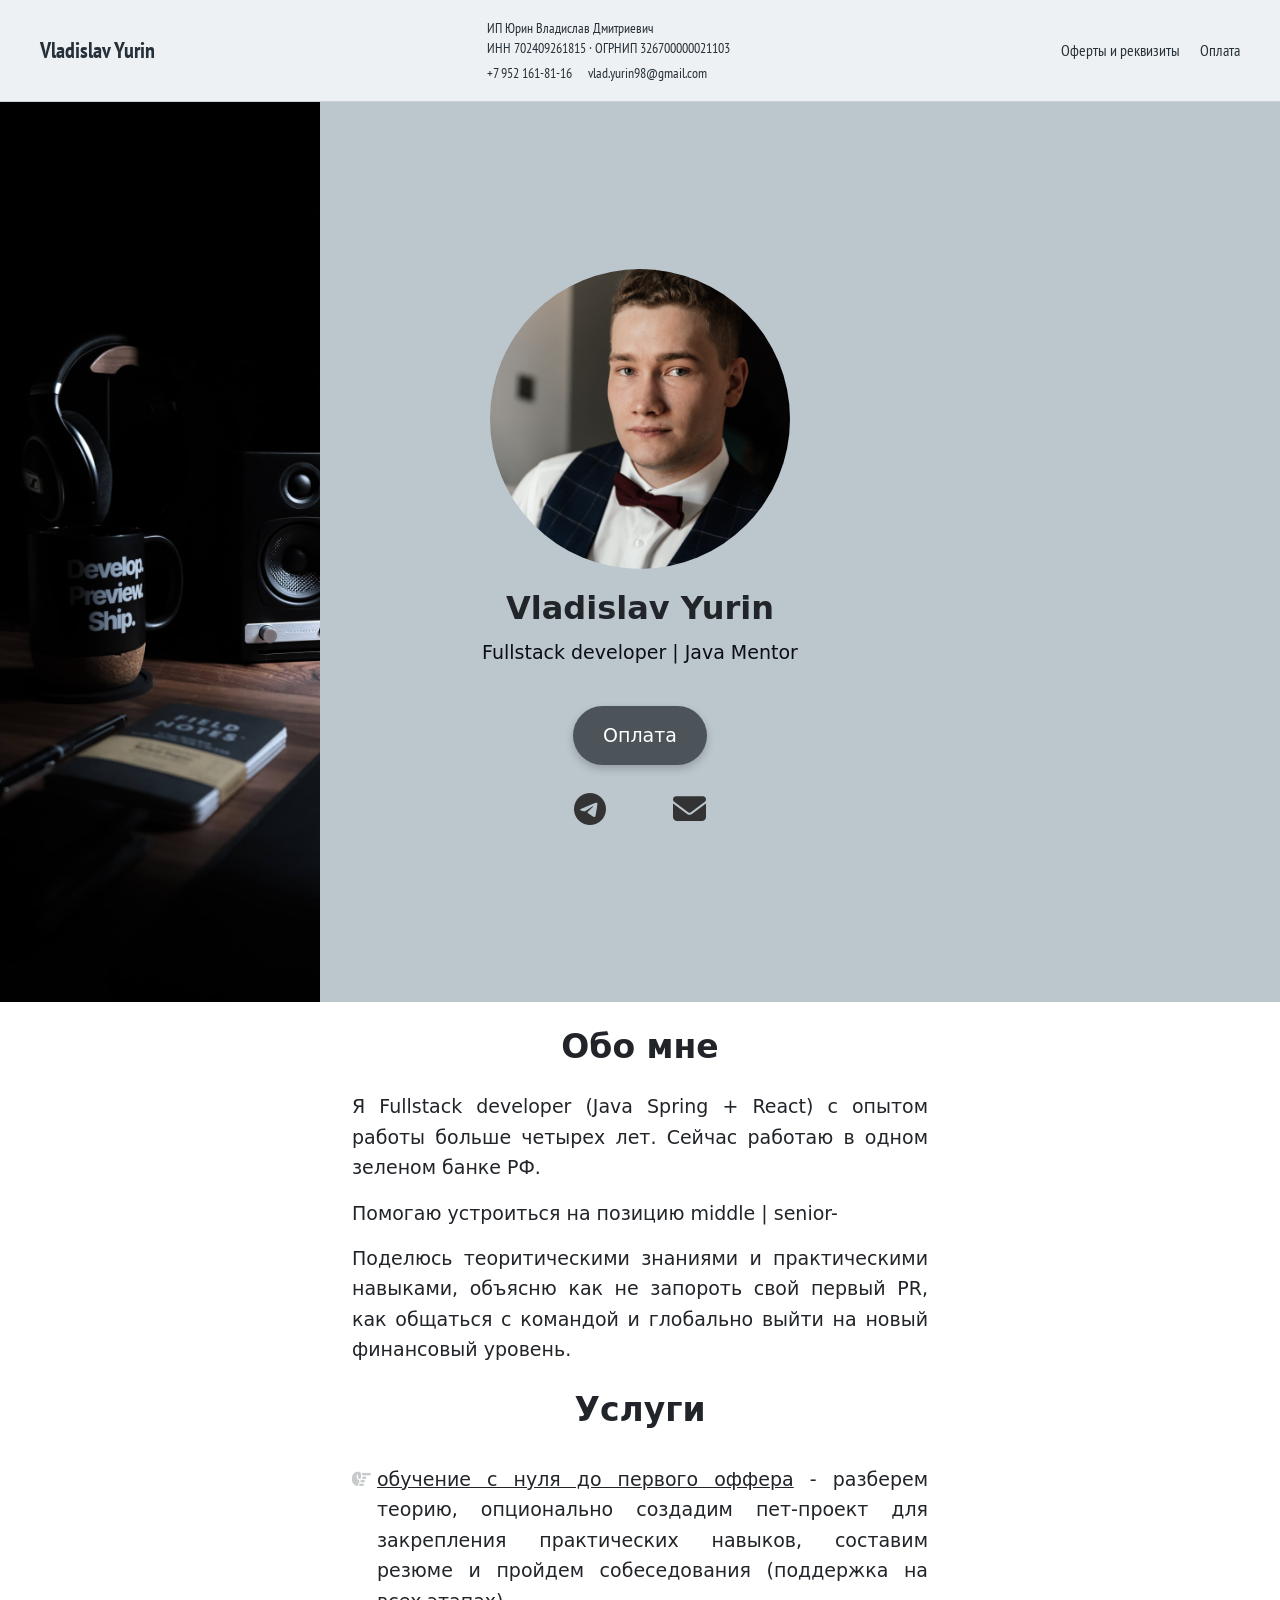
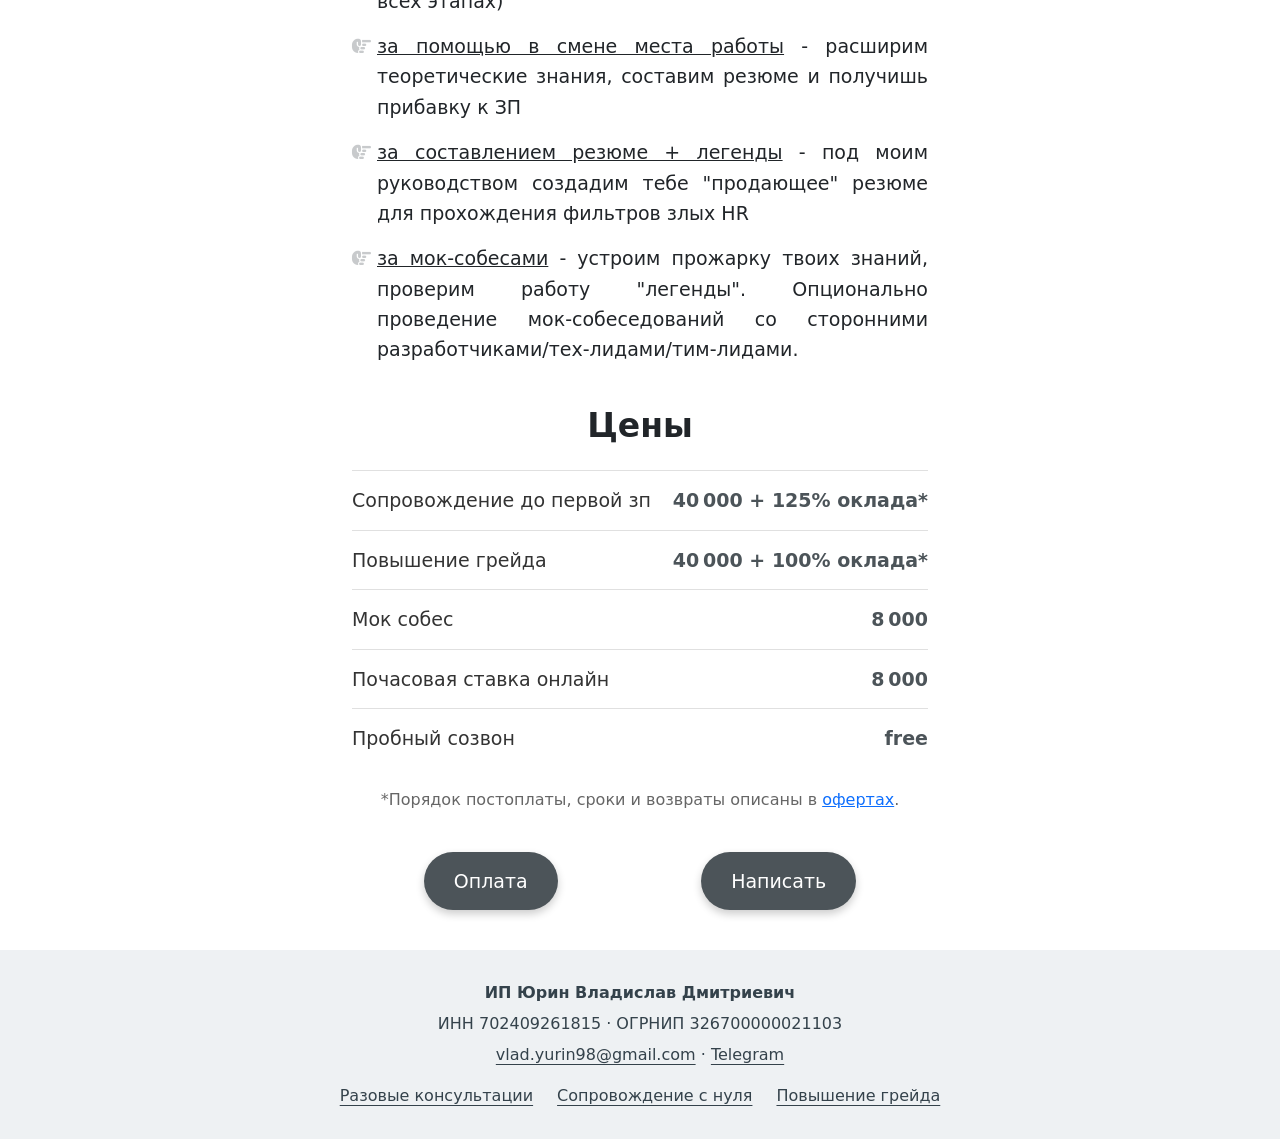
<file: index.html>
<!DOCTYPE html>
<html lang="ru">

<head>
    <meta charset="UTF-8">
    <meta name="viewport" content="width=device-width, initial-scale=1.0">
    <link rel="stylesheet" href="main.css">
    <link rel="icon" type="image/png" href="img/icon.png">
    <link href="https://cdn.jsdelivr.net/npm/bootstrap@5.3.3/dist/css/bootstrap.min.css" rel="stylesheet"
          integrity="sha384-QWTKZyjpPEjISv5WaRU9OFeRpok6YctnYmDr5pNlyT2bRjXh0JMhjY6hW+ALEwIH" crossorigin="anonymous">
    <title>Yurin Java Mentor</title>
    <meta name="description"
          content="Ментор по Java Backend, помогу с трудоустройством, повышением грейда, проведу от нуля до офферов."/>
    <meta name="keywords" content="mentor, java, backend, it, ментор ">
    <link rel="stylesheet" href="./legal.css">
</head>

<body>
<div class="site-bar"><a class="site-bar__brand" href="./">Vladislav Yurin</a><div class="site-bar__details"><span>ИП Юрин Владислав Дмитриевич</span><span>ИНН 702409261815 · ОГРНИП 326700000021103</span><span class="site-bar__contacts"><a href="tel:+79521618116">+7 952 161-81-16</a><a href="mailto:vlad.yurin98@gmail.com">vlad.yurin98@gmail.com</a></span></div><nav aria-label="Основная навигация"><a href="./offer/">Оферты и реквизиты</a><a href="./payment/">Оплата</a></nav></div>
<header>
    <div class="header__left">
        <img src="img/bg.avif" class="header__bg__image" alt="Фон" draggable="false">
    </div>
    <div class="header__center">
        <div class="header__logo animate-element">
            <img src="img/logo.jpg" class="header__logo__image" alt="Лого" draggable="false">
        </div>
        <div class="header__content animate-element">
            <h2 class="header__mentor-name">Vladislav Yurin</h2>
            <p class="header__mentor-description">Fullstack developer | Java Mentor</p>
            <a href="payment/" class="payment-button">Оплата</a>
            <div class="header__social-links">
                <a class="social-links__item" href="https://t.me/vladislavyurin" target="_blank"
                   rel="noopener noreferrer">
                    <i class="fa-brands fa-telegram"></i>
                </a>
                <a class="social-links__item" href="mailto:vlad.yurin98@gmail.com">
                    <i class="fa-solid fa-envelope"></i>
                </a>
            </div>
        </div>
    </div>
    <div class="header__right"></div>
</header>
<main>

    <div class="first-section-container">

        <div class="first-section-container__description">
            <div class="description__title">Обо мне</div>
            <div class="description__text">Я Fullstack developer (Java Spring + React) с опытом работы больше четырех
                лет.
                Сейчас работаю в одном зеленом банке РФ.
            </div>
            <div class="description__text">Помогаю устроиться на позицию middle | senior-</div>
            <div class="description__text">Поделюсь теоритическими знаниями и практическими навыками,
                объясню как не запороть свой первый PR, как общаться с командой и глобально выйти на новый финансовый
                уровень.
            </div>
        </div>

        <div class="first-section-container__works">
            <div class="works__title works__title--main">Услуги</div>
            <ul class="works">
                <li class="works__item works__item--list"><u>обучение с нуля до первого оффера</u> - разберем теорию,
                    опционально создадим пет-проект для закрепления практических навыков, составим резюме и пройдем
                    собеседования
                    (поддержка на всех этапах)
                </li>
                <li class="works__item works__item--list"><u>за помощью в смене места работы</u> - расширим
                    теоретические знания,
                    составим резюме и получишь прибавку к ЗП
                </li>
                <li class="works__item works__item--list"><u>за составлением резюме + легенды</u> - под моим
                    руководством создадим тебе "продающее" резюме
                    для прохождения фильтров злых HR
                </li>
                <li class="works__item works__item--list"><u>за мок-собесами</u> - устроим прожарку твоих знаний,
                    проверим работу "легенды".
                    Опционально проведение мок-собеседований со сторонними разработчиками/тех-лидами/тим-лидами.
                </li>
            </ul>
        </div>

    </div>

    <div class="price-container">
        <div class="price-container__title">Цены</div>
        <div class="price-container__item">
            <div class="price-container__item-name">Cопровождение до первой зп</div>
            <div class="price-container__item-price">40&thinsp;000 + 125% оклада*</div>
        </div>
        <div class="price-container__item">
            <div class="price-container__item-name">Повышение грейда</div>
            <div class="price-container__item-price">40&thinsp;000 + 100% оклада*</div>
        </div>
        <div class="price-container__item">
            <div class="price-container__item-name">Мок собес</div>
            <div class="price-container__item-price">8&thinsp;000</div>
        </div>
        <div class="price-container__item">
            <div class="price-container__item-name">Почасовая ставка онлайн</div>
            <div class="price-container__item-price">8&thinsp;000</div>
        </div>
        <div class="price-container__item">
            <div class="price-container__item-name">Пробный созвон</div>
            <div class="price-container__item-price">free</div>
        </div>
        <div class="price-container__description">*Порядок постоплаты, сроки и возвраты описаны в <a href="offer/">офертах</a>.
        </div>
    </div>

    <div class="button-container">
        <a href="payment/" class="payment-button">Оплата</a>
        <a href="https://t.me/vladislavyurin" class="write-me-button" target="_blank" rel="noopener noreferrer">
            Написать
        </a>
    </div>

</main>

<script src="js/main.js"></script>
<script src="https://cdn.jsdelivr.net/npm/bootstrap@5.3.3/dist/js/bootstrap.bundle.min.js"
        integrity="sha384-YvpcrYf0tY3lHB60NNkmXc5s9fDVZLESaAA55NDzOxhy9GkcIdslK1eN7N6jIeHz"
        crossorigin="anonymous"></script>
<footer class="legal-footer"><strong>ИП Юрин Владислав Дмитриевич</strong><p>ИНН 702409261815 · ОГРНИП 326700000021103</p><p><a href="mailto:vlad.yurin98@gmail.com">vlad.yurin98@gmail.com</a> · <a href="https://t.me/vladislavyurin">Telegram</a></p><nav aria-label="Юридическая информация"><a href="./offer/">Разовые консультации</a><a href="./contract-from-zero/">Сопровождение с нуля</a><a href="./contract-gradeup/">Повышение грейда</a></nav></footer>
</body>

</html>
</file>
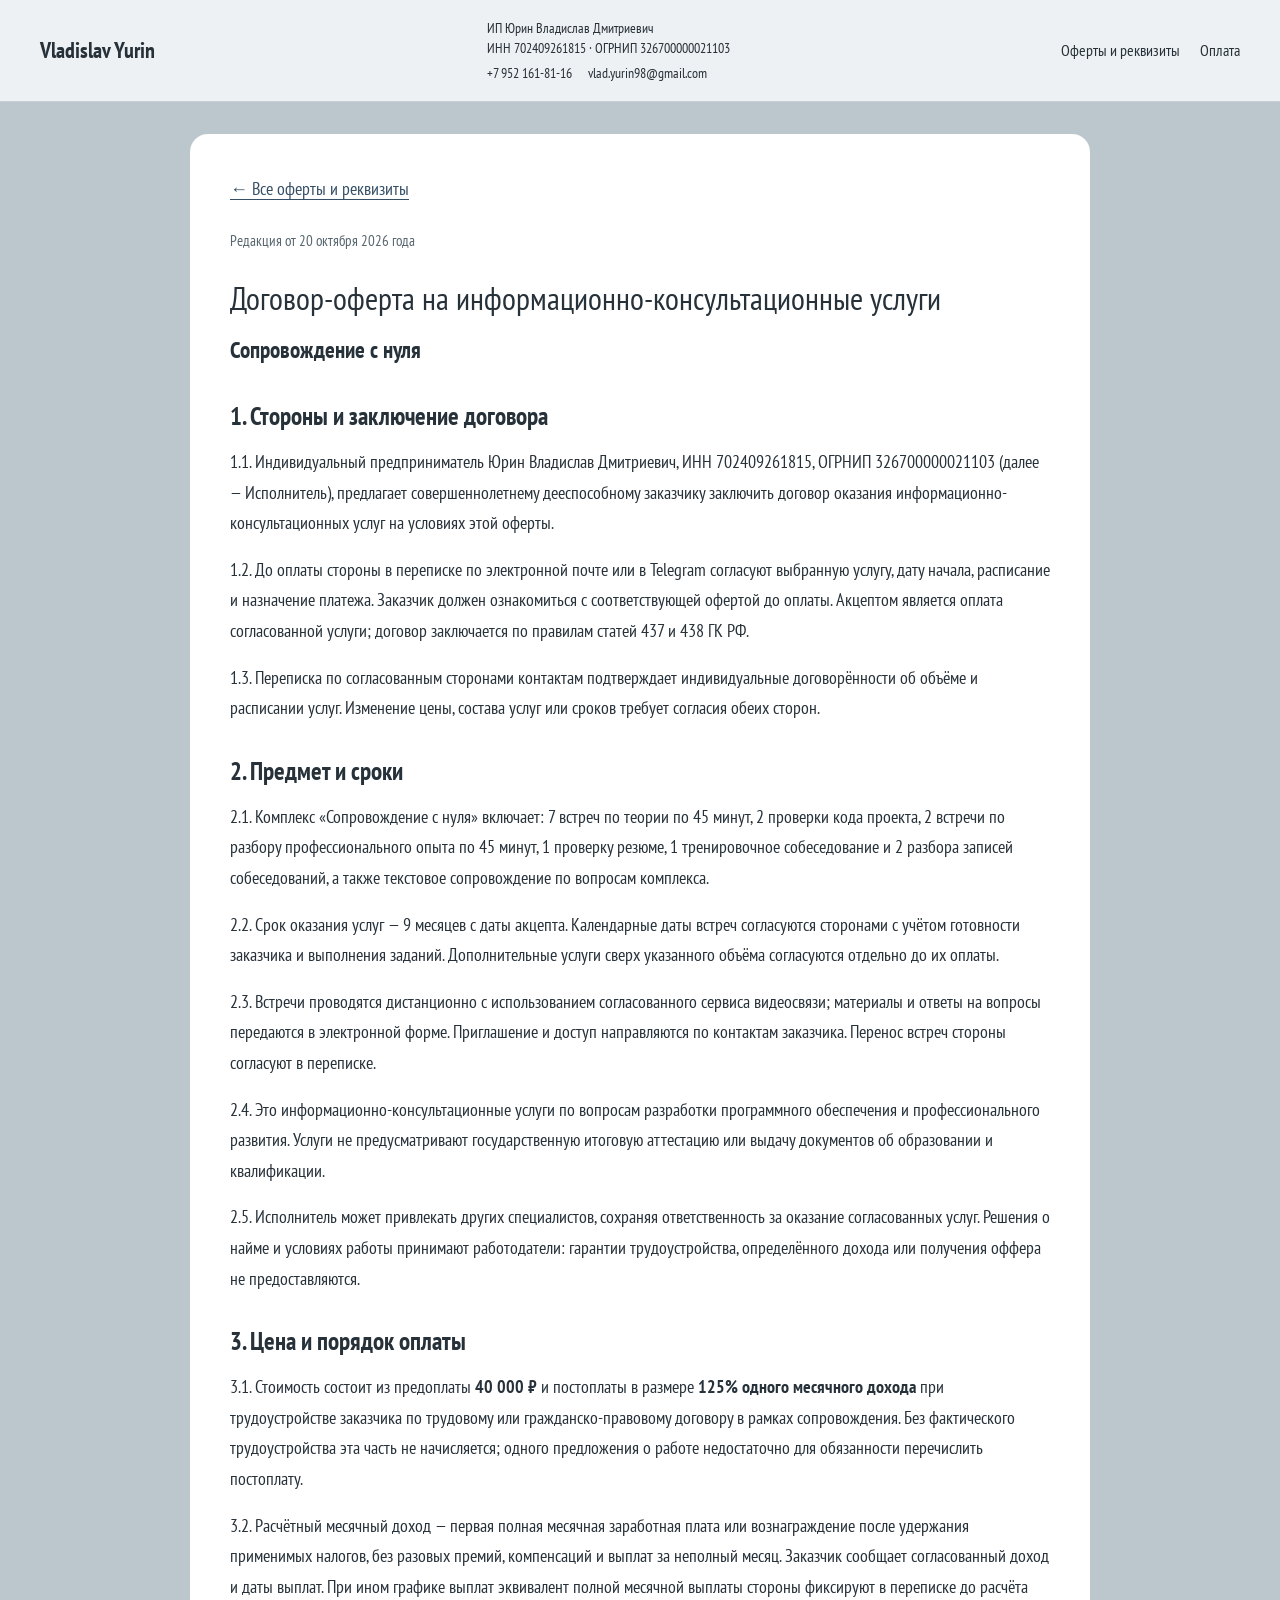
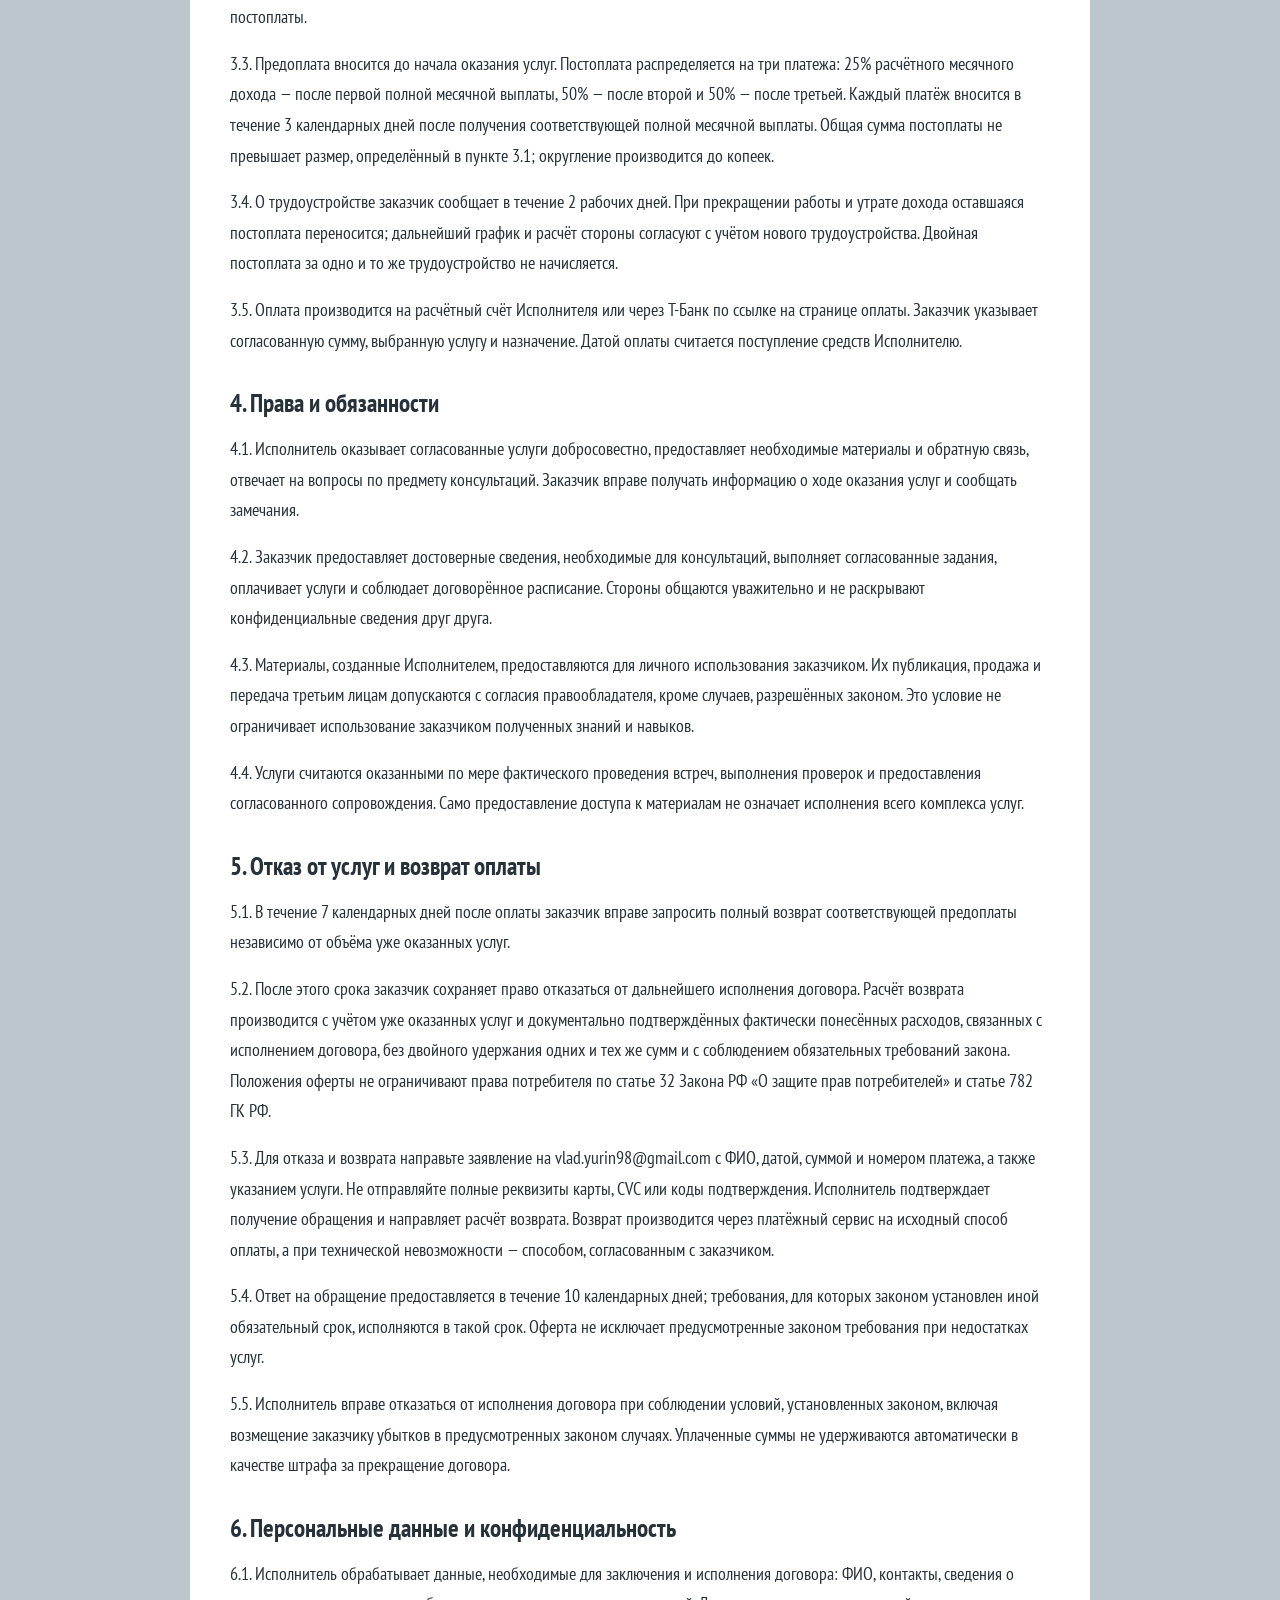
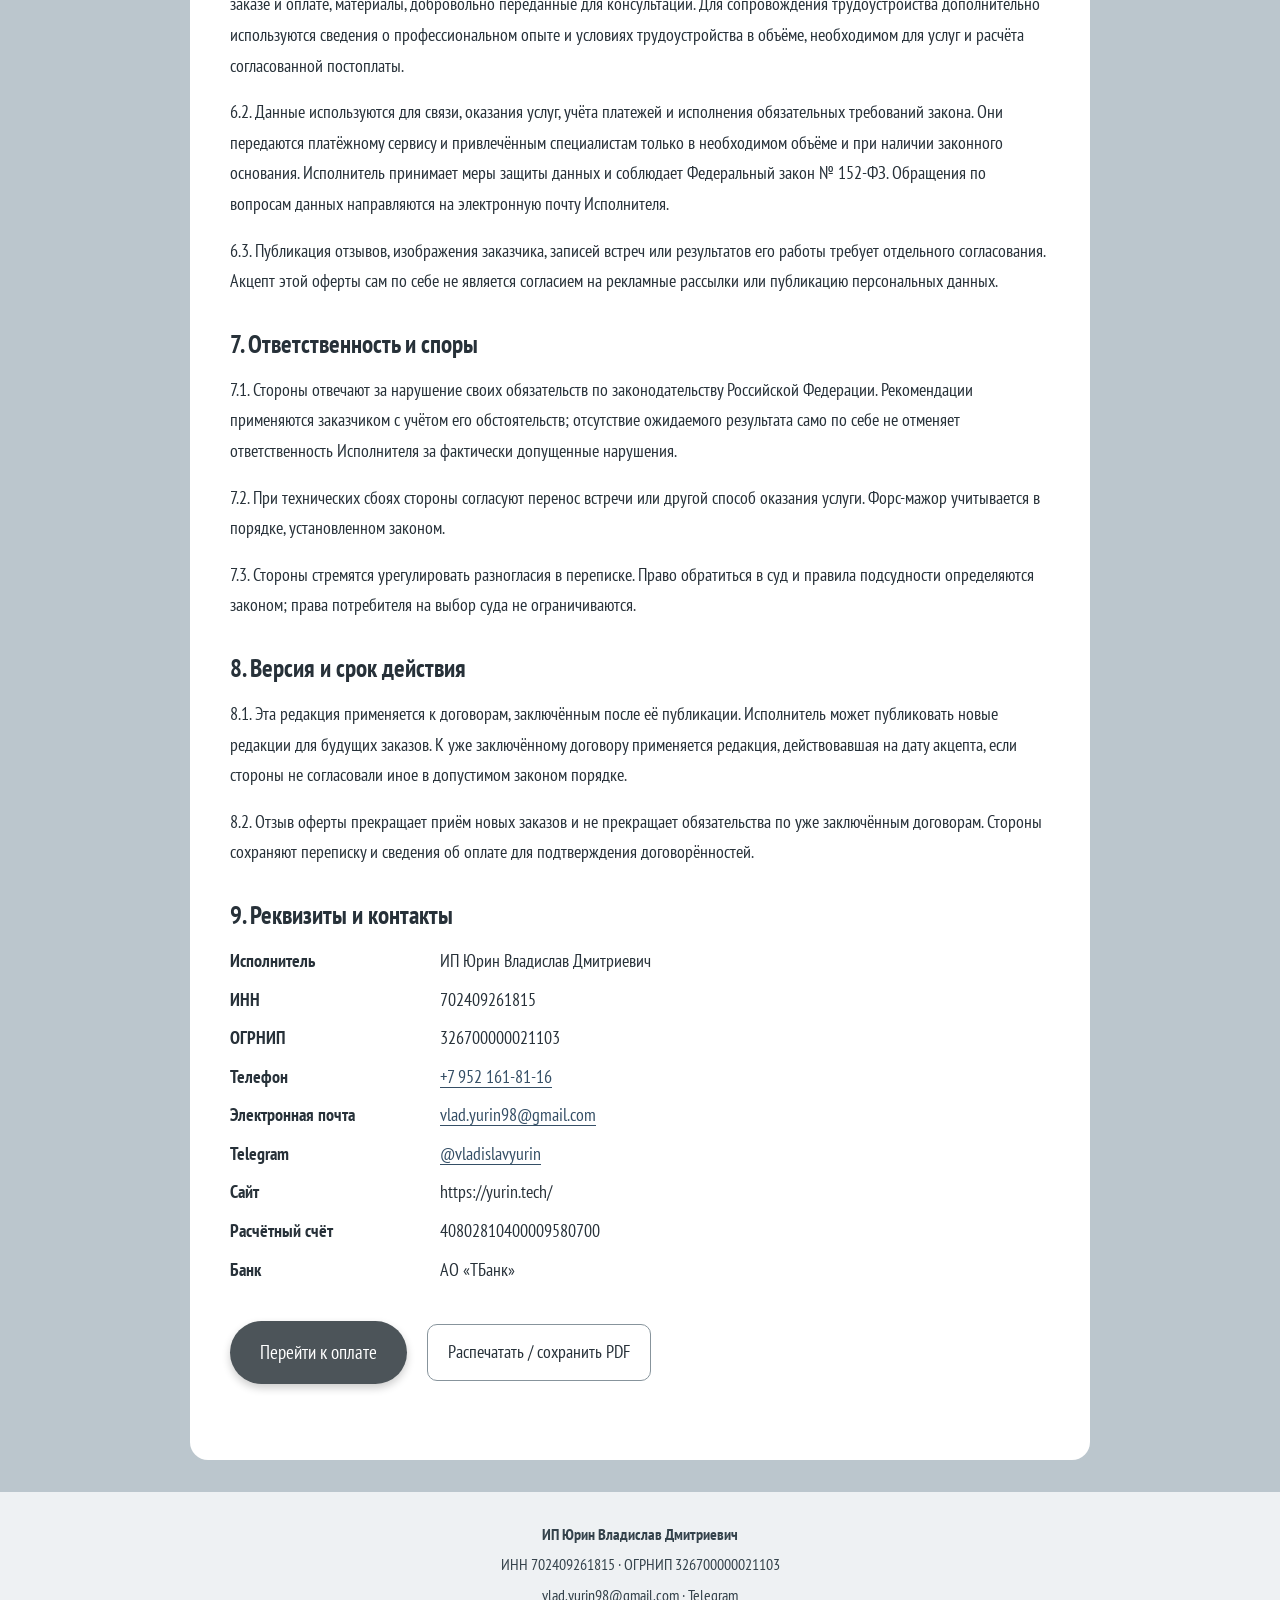
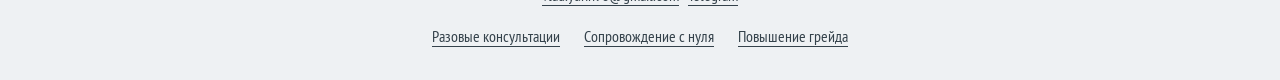
<file: contract-from-zero/index.html>
<!DOCTYPE html><html lang="ru"><head><meta charset="UTF-8"><meta name="viewport" content="width=device-width, initial-scale=1"><title>Оферта — Сопровождение с нуля — Vladislav Yurin</title><link rel="stylesheet" href="../main.css"><link rel="stylesheet" href="../legal.css"><link rel="icon" href="../img/icon.png"></head><body class="legal-page"><div class="site-bar"><a class="site-bar__brand" href="../">Vladislav Yurin</a><div class="site-bar__details"><span>ИП Юрин Владислав Дмитриевич</span><span>ИНН 702409261815 · ОГРНИП 326700000021103</span><span class="site-bar__contacts"><a href="tel:+79521618116">+7 952 161-81-16</a><a href="mailto:vlad.yurin98@gmail.com">vlad.yurin98@gmail.com</a></span></div><nav aria-label="Основная навигация"><a href="../offer/">Оферты и реквизиты</a><a href="../payment/">Оплата</a></nav></div><main class="legal-document"><a href="../offer/">← Все оферты и реквизиты</a><p class="legal-version">Редакция от 20 октября 2026 года</p><h1>Договор-оферта на информационно-консультационные услуги</h1><p class="legal-subtitle">Сопровождение с нуля</p><h2>1. Стороны и заключение договора</h2>
<p>1.1. Индивидуальный предприниматель Юрин Владислав Дмитриевич, ИНН 702409261815, ОГРНИП 326700000021103 (далее — Исполнитель), предлагает совершеннолетнему дееспособному заказчику заключить договор оказания информационно-консультационных услуг на условиях этой оферты.</p>
<p>1.2. До оплаты стороны в переписке по электронной почте или в Telegram согласуют выбранную услугу, дату начала, расписание и назначение платежа. Заказчик должен ознакомиться с соответствующей офертой до оплаты. Акцептом является оплата согласованной услуги; договор заключается по правилам статей 437 и 438 ГК РФ.</p>
<p>1.3. Переписка по согласованным сторонами контактам подтверждает индивидуальные договорённости об объёме и расписании услуг. Изменение цены, состава услуг или сроков требует согласия обеих сторон.</p><h2>2. Предмет и сроки</h2><p>2.1. Комплекс «Сопровождение с нуля» включает: 7 встреч по теории по 45 минут, 2 проверки кода проекта, 2 встречи по разбору профессионального опыта по 45 минут, 1 проверку резюме, 1 тренировочное собеседование и 2 разбора записей собеседований, а также текстовое сопровождение по вопросам комплекса.</p><p>2.2. Срок оказания услуг — 9 месяцев с даты акцепта. Календарные даты встреч согласуются сторонами с учётом готовности заказчика и выполнения заданий. Дополнительные услуги сверх указанного объёма согласуются отдельно до их оплаты.</p><p>2.3. Встречи проводятся дистанционно с использованием согласованного сервиса видеосвязи; материалы и ответы на вопросы передаются в электронной форме. Приглашение и доступ направляются по контактам заказчика. Перенос встреч стороны согласуют в переписке.</p>
<p>2.4. Это информационно-консультационные услуги по вопросам разработки программного обеспечения и профессионального развития. Услуги не предусматривают государственную итоговую аттестацию или выдачу документов об образовании и квалификации.</p>
<p>2.5. Исполнитель может привлекать других специалистов, сохраняя ответственность за оказание согласованных услуг. Решения о найме и условиях работы принимают работодатели: гарантии трудоустройства, определённого дохода или получения оффера не предоставляются.</p><h2>3. Цена и порядок оплаты</h2><p>3.1. Стоимость состоит из предоплаты <strong>40 000 ₽</strong> и постоплаты в размере <strong>125% одного месячного дохода</strong> при трудоустройстве заказчика по трудовому или гражданско-правовому договору в рамках сопровождения. Без фактического трудоустройства эта часть не начисляется; одного предложения о работе недостаточно для обязанности перечислить постоплату.</p>
<p>3.2. Расчётный месячный доход — первая полная месячная заработная плата или вознаграждение после удержания применимых налогов, без разовых премий, компенсаций и выплат за неполный месяц. Заказчик сообщает согласованный доход и даты выплат. При ином графике выплат эквивалент полной месячной выплаты стороны фиксируют в переписке до расчёта постоплаты.</p>
<p>3.3. Предоплата вносится до начала оказания услуг. Постоплата распределяется на три платежа: 25% расчётного месячного дохода — после первой полной месячной выплаты, 50% — после второй и 50% — после третьей. Каждый платёж вносится в течение 3 календарных дней после получения соответствующей полной месячной выплаты. Общая сумма постоплаты не превышает размер, определённый в пункте 3.1; округление производится до копеек.</p>
<p>3.4. О трудоустройстве заказчик сообщает в течение 2 рабочих дней. При прекращении работы и утрате дохода оставшаяся постоплата переносится; дальнейший график и расчёт стороны согласуют с учётом нового трудоустройства. Двойная постоплата за одно и то же трудоустройство не начисляется.</p>
<p>3.5. Оплата производится на расчётный счёт Исполнителя или через Т‑Банк по ссылке на странице оплаты. Заказчик указывает согласованную сумму, выбранную услугу и назначение. Датой оплаты считается поступление средств Исполнителю.</p><h2>4. Права и обязанности</h2>
<p>4.1. Исполнитель оказывает согласованные услуги добросовестно, предоставляет необходимые материалы и обратную связь, отвечает на вопросы по предмету консультаций. Заказчик вправе получать информацию о ходе оказания услуг и сообщать замечания.</p>
<p>4.2. Заказчик предоставляет достоверные сведения, необходимые для консультаций, выполняет согласованные задания, оплачивает услуги и соблюдает договорённое расписание. Стороны общаются уважительно и не раскрывают конфиденциальные сведения друг друга.</p>
<p>4.3. Материалы, созданные Исполнителем, предоставляются для личного использования заказчиком. Их публикация, продажа и передача третьим лицам допускаются с согласия правообладателя, кроме случаев, разрешённых законом. Это условие не ограничивает использование заказчиком полученных знаний и навыков.</p>
<p>4.4. Услуги считаются оказанными по мере фактического проведения встреч, выполнения проверок и предоставления согласованного сопровождения. Само предоставление доступа к материалам не означает исполнения всего комплекса услуг.</p>
<h2>5. Отказ от услуг и возврат оплаты</h2>
<p>5.1. В течение 7 календарных дней после оплаты заказчик вправе запросить полный возврат соответствующей предоплаты независимо от объёма уже оказанных услуг.</p>
<p>5.2. После этого срока заказчик сохраняет право отказаться от дальнейшего исполнения договора. Расчёт возврата производится с учётом уже оказанных услуг и документально подтверждённых фактически понесённых расходов, связанных с исполнением договора, без двойного удержания одних и тех же сумм и с соблюдением обязательных требований закона. Положения оферты не ограничивают права потребителя по статье 32 Закона РФ «О защите прав потребителей» и статье 782 ГК РФ.</p>
<p>5.3. Для отказа и возврата направьте заявление на vlad.yurin98@gmail.com с ФИО, датой, суммой и номером платежа, а также указанием услуги. Не отправляйте полные реквизиты карты, CVC или коды подтверждения. Исполнитель подтверждает получение обращения и направляет расчёт возврата. Возврат производится через платёжный сервис на исходный способ оплаты, а при технической невозможности — способом, согласованным с заказчиком.</p>
<p>5.4. Ответ на обращение предоставляется в течение 10 календарных дней; требования, для которых законом установлен иной обязательный срок, исполняются в такой срок. Оферта не исключает предусмотренные законом требования при недостатках услуг.</p>
<p>5.5. Исполнитель вправе отказаться от исполнения договора при соблюдении условий, установленных законом, включая возмещение заказчику убытков в предусмотренных законом случаях. Уплаченные суммы не удерживаются автоматически в качестве штрафа за прекращение договора.</p>
<h2>6. Персональные данные и конфиденциальность</h2>
<p>6.1. Исполнитель обрабатывает данные, необходимые для заключения и исполнения договора: ФИО, контакты, сведения о заказе и оплате, материалы, добровольно переданные для консультаций. Для сопровождения трудоустройства дополнительно используются сведения о профессиональном опыте и условиях трудоустройства в объёме, необходимом для услуг и расчёта согласованной постоплаты.</p>
<p>6.2. Данные используются для связи, оказания услуг, учёта платежей и исполнения обязательных требований закона. Они передаются платёжному сервису и привлечённым специалистам только в необходимом объёме и при наличии законного основания. Исполнитель принимает меры защиты данных и соблюдает Федеральный закон № 152-ФЗ. Обращения по вопросам данных направляются на электронную почту Исполнителя.</p>
<p>6.3. Публикация отзывов, изображения заказчика, записей встреч или результатов его работы требует отдельного согласования. Акцепт этой оферты сам по себе не является согласием на рекламные рассылки или публикацию персональных данных.</p>
<h2>7. Ответственность и споры</h2>
<p>7.1. Стороны отвечают за нарушение своих обязательств по законодательству Российской Федерации. Рекомендации применяются заказчиком с учётом его обстоятельств; отсутствие ожидаемого результата само по себе не отменяет ответственность Исполнителя за фактически допущенные нарушения.</p>
<p>7.2. При технических сбоях стороны согласуют перенос встречи или другой способ оказания услуги. Форс-мажор учитывается в порядке, установленном законом.</p>
<p>7.3. Стороны стремятся урегулировать разногласия в переписке. Право обратиться в суд и правила подсудности определяются законом; права потребителя на выбор суда не ограничиваются.</p>
<h2>8. Версия и срок действия</h2>
<p>8.1. Эта редакция применяется к договорам, заключённым после её публикации. Исполнитель может публиковать новые редакции для будущих заказов. К уже заключённому договору применяется редакция, действовавшая на дату акцепта, если стороны не согласовали иное в допустимом законом порядке.</p>
<p>8.2. Отзыв оферты прекращает приём новых заказов и не прекращает обязательства по уже заключённым договорам. Стороны сохраняют переписку и сведения об оплате для подтверждения договорённостей.</p>
<h2 id="requisites">9. Реквизиты и контакты</h2><dl class="requisites"><dt>Исполнитель</dt><dd>ИП Юрин Владислав Дмитриевич</dd><dt>ИНН</dt><dd>702409261815</dd><dt>ОГРНИП</dt><dd>326700000021103</dd><dt>Телефон</dt><dd><a href="tel:+79521618116">+7 952 161-81-16</a></dd><dt>Электронная почта</dt><dd><a href="mailto:vlad.yurin98@gmail.com">vlad.yurin98@gmail.com</a></dd><dt>Telegram</dt><dd><a href="https://t.me/vladislavyurin">@vladislavyurin</a></dd><dt>Сайт</dt><dd>https://yurin.tech/</dd><dt>Расчётный счёт</dt><dd>40802810400009580700</dd><dt>Банк</dt><dd>АО «ТБанк»</dd></dl><p class="legal-actions"><a class="payment-button" href="../payment/?service=contract-from-zero">Перейти к оплате</a><button type="button" onclick="window.print()">Распечатать / сохранить PDF</button></p></main><footer class="legal-footer"><strong>ИП Юрин Владислав Дмитриевич</strong><p>ИНН 702409261815 · ОГРНИП 326700000021103</p><p><a href="mailto:vlad.yurin98@gmail.com">vlad.yurin98@gmail.com</a> · <a href="https://t.me/vladislavyurin">Telegram</a></p><nav aria-label="Юридическая информация"><a href="../offer/">Разовые консультации</a><a href="../contract-from-zero/">Сопровождение с нуля</a><a href="../contract-gradeup/">Повышение грейда</a></nav></footer></body></html>
</file>
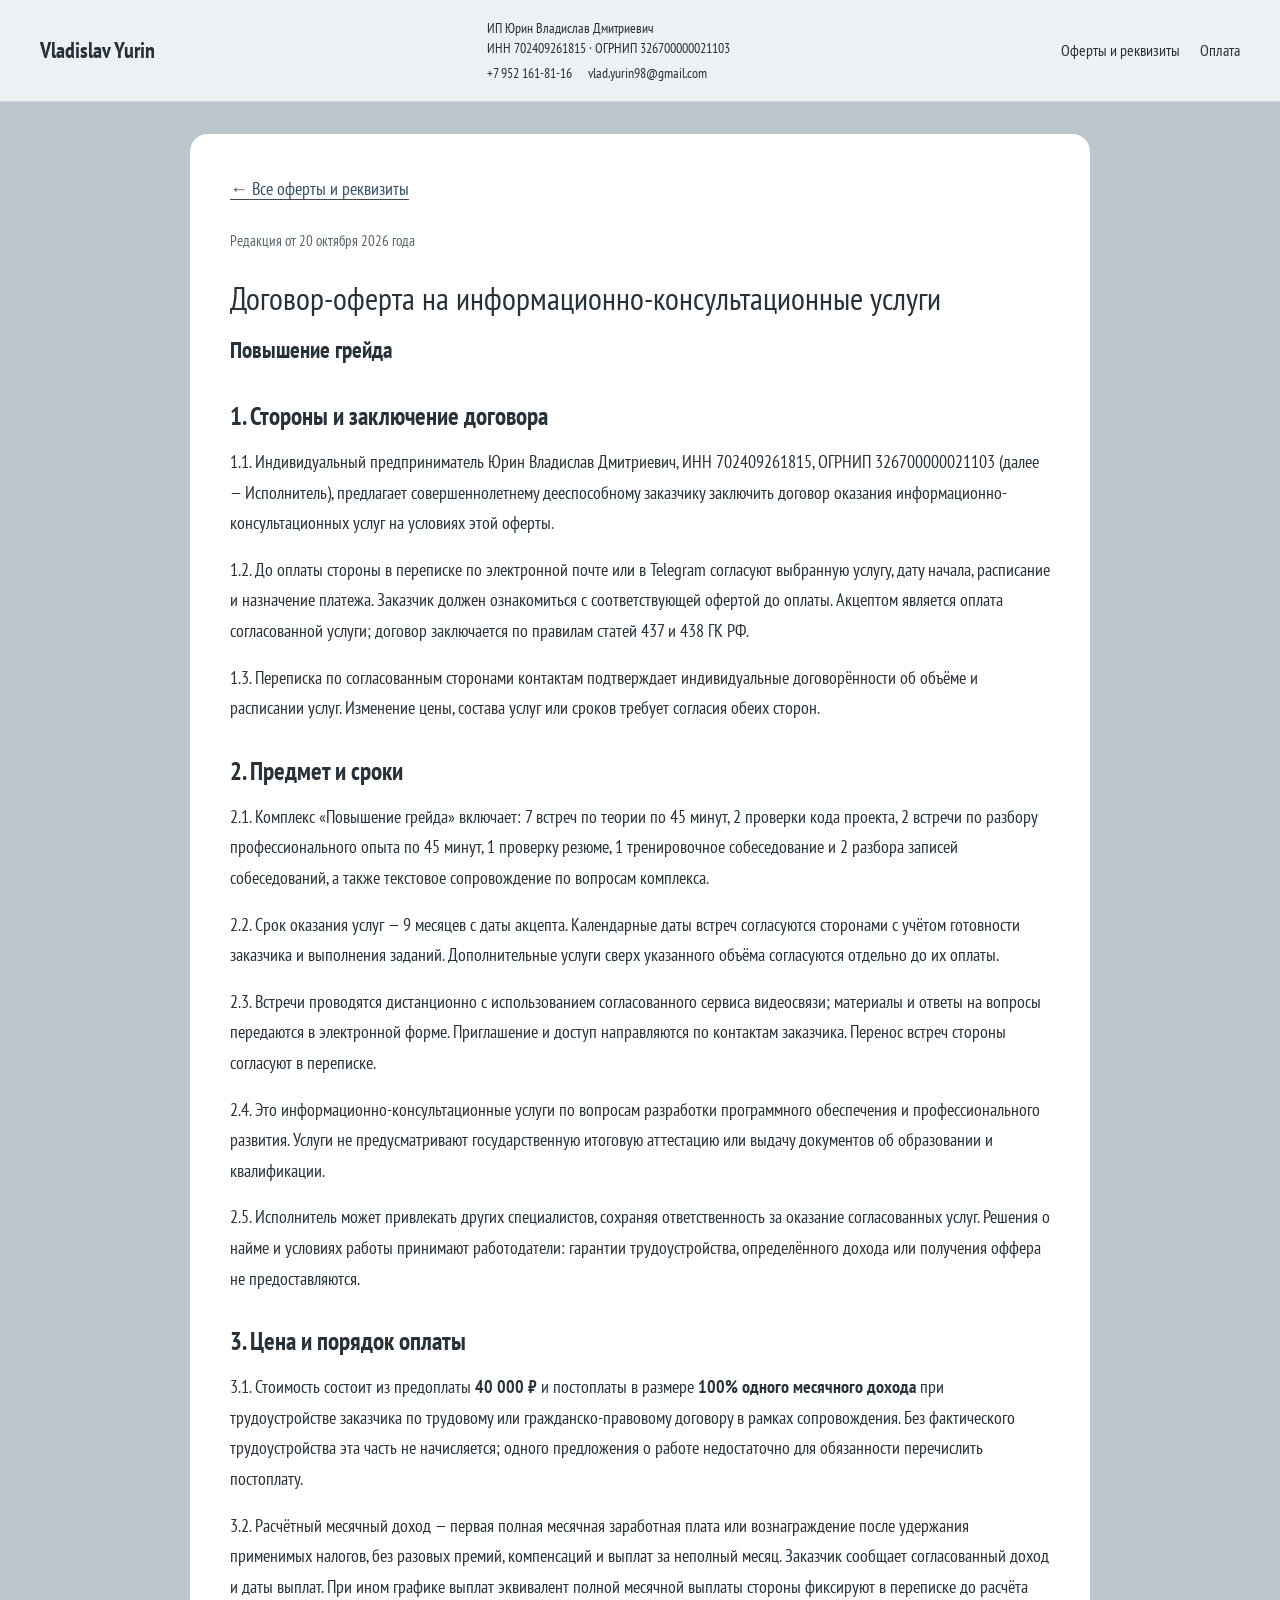
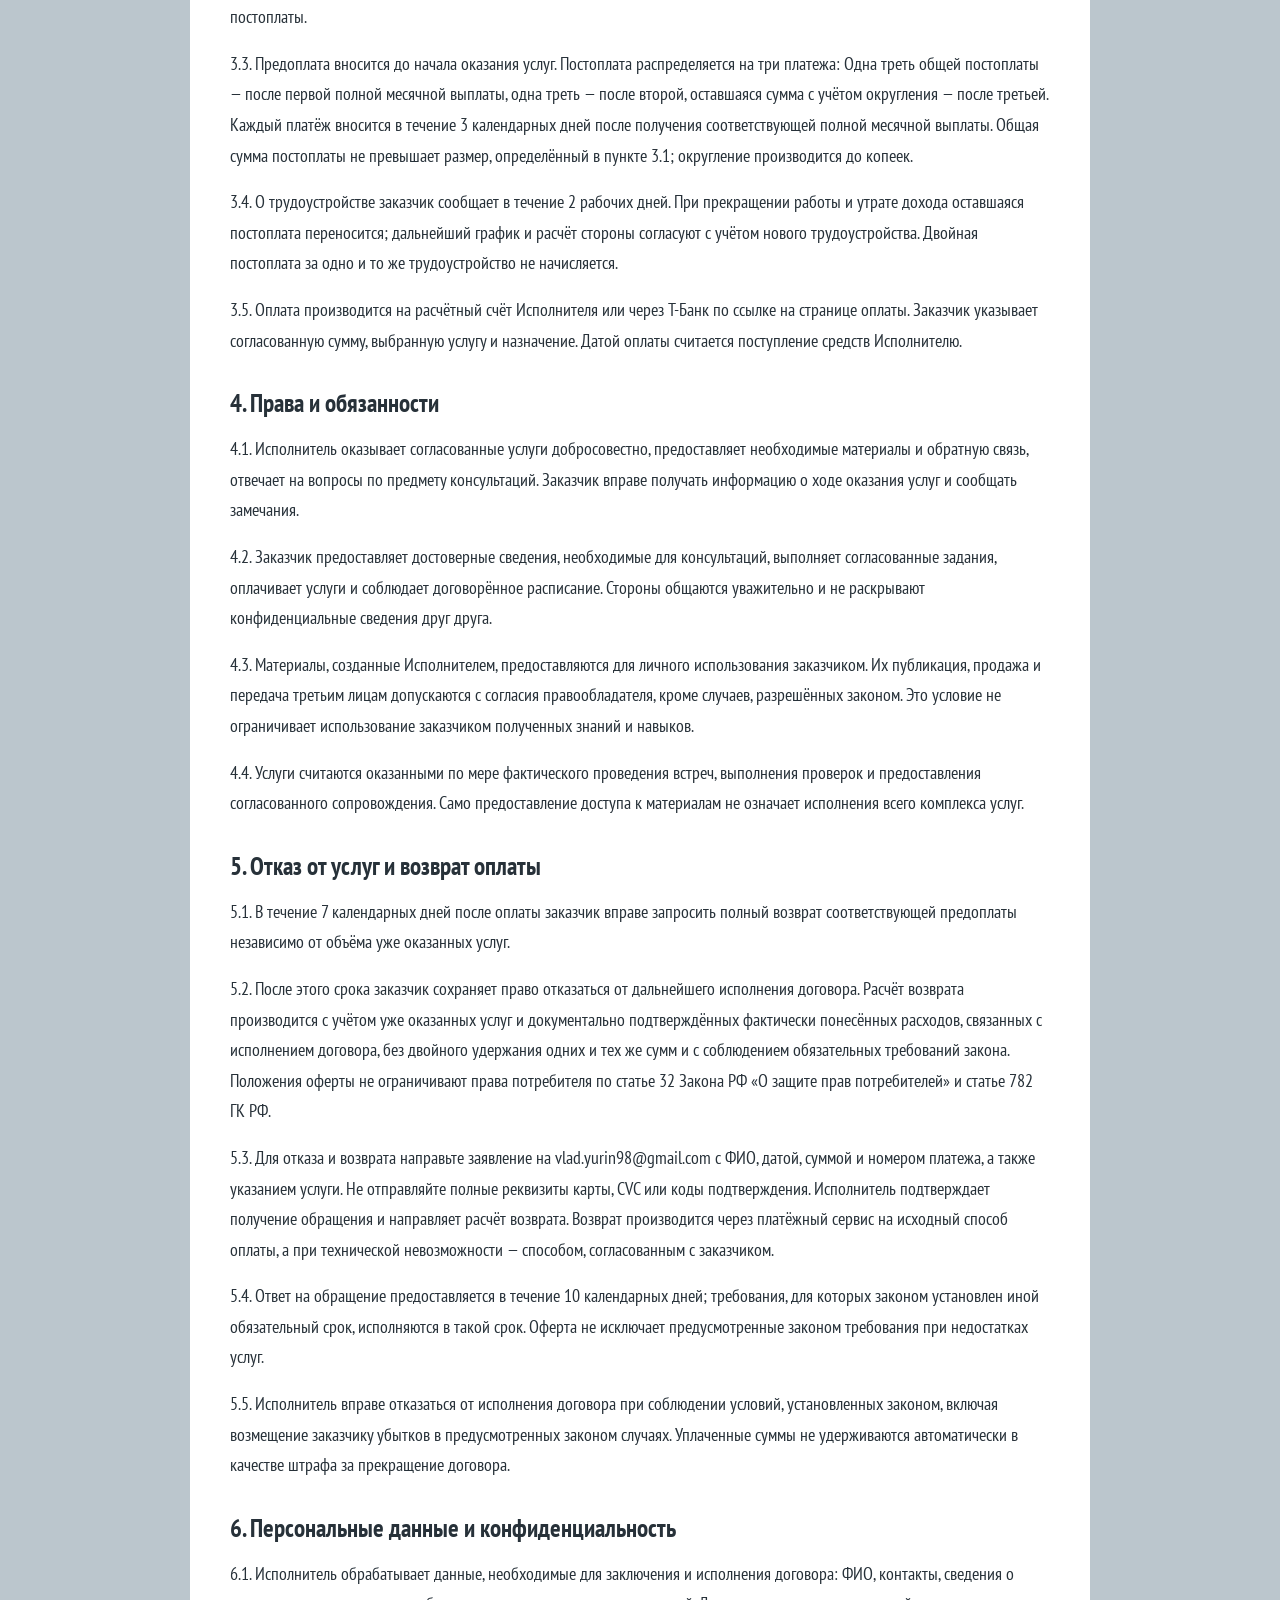
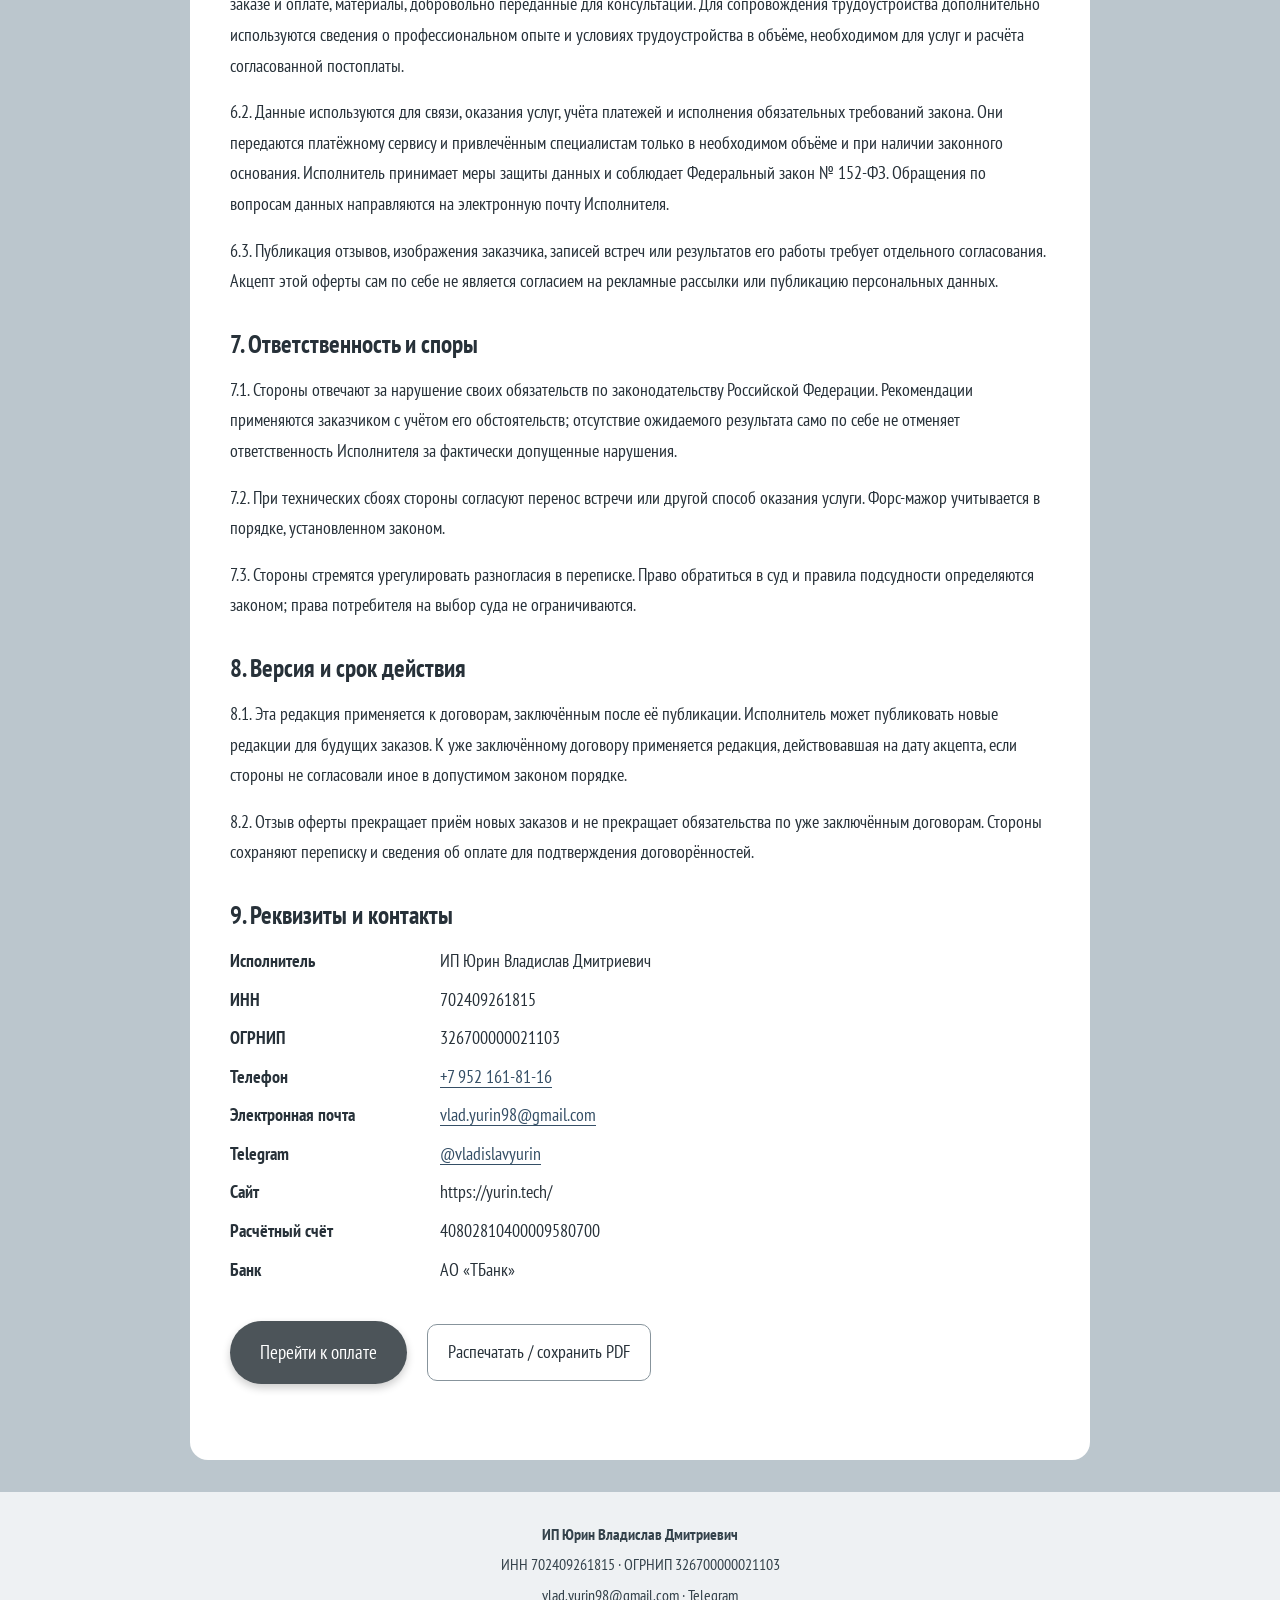
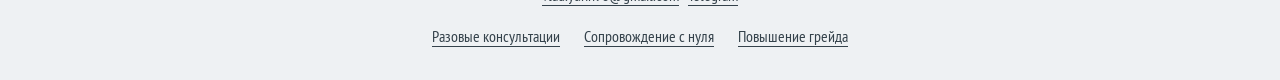
<file: contract-gradeup/index.html>
<!DOCTYPE html><html lang="ru"><head><meta charset="UTF-8"><meta name="viewport" content="width=device-width, initial-scale=1"><title>Оферта — Повышение грейда — Vladislav Yurin</title><link rel="stylesheet" href="../main.css"><link rel="stylesheet" href="../legal.css"><link rel="icon" href="../img/icon.png"></head><body class="legal-page"><div class="site-bar"><a class="site-bar__brand" href="../">Vladislav Yurin</a><div class="site-bar__details"><span>ИП Юрин Владислав Дмитриевич</span><span>ИНН 702409261815 · ОГРНИП 326700000021103</span><span class="site-bar__contacts"><a href="tel:+79521618116">+7 952 161-81-16</a><a href="mailto:vlad.yurin98@gmail.com">vlad.yurin98@gmail.com</a></span></div><nav aria-label="Основная навигация"><a href="../offer/">Оферты и реквизиты</a><a href="../payment/">Оплата</a></nav></div><main class="legal-document"><a href="../offer/">← Все оферты и реквизиты</a><p class="legal-version">Редакция от 20 октября 2026 года</p><h1>Договор-оферта на информационно-консультационные услуги</h1><p class="legal-subtitle">Повышение грейда</p><h2>1. Стороны и заключение договора</h2>
<p>1.1. Индивидуальный предприниматель Юрин Владислав Дмитриевич, ИНН 702409261815, ОГРНИП 326700000021103 (далее — Исполнитель), предлагает совершеннолетнему дееспособному заказчику заключить договор оказания информационно-консультационных услуг на условиях этой оферты.</p>
<p>1.2. До оплаты стороны в переписке по электронной почте или в Telegram согласуют выбранную услугу, дату начала, расписание и назначение платежа. Заказчик должен ознакомиться с соответствующей офертой до оплаты. Акцептом является оплата согласованной услуги; договор заключается по правилам статей 437 и 438 ГК РФ.</p>
<p>1.3. Переписка по согласованным сторонами контактам подтверждает индивидуальные договорённости об объёме и расписании услуг. Изменение цены, состава услуг или сроков требует согласия обеих сторон.</p><h2>2. Предмет и сроки</h2><p>2.1. Комплекс «Повышение грейда» включает: 7 встреч по теории по 45 минут, 2 проверки кода проекта, 2 встречи по разбору профессионального опыта по 45 минут, 1 проверку резюме, 1 тренировочное собеседование и 2 разбора записей собеседований, а также текстовое сопровождение по вопросам комплекса.</p><p>2.2. Срок оказания услуг — 9 месяцев с даты акцепта. Календарные даты встреч согласуются сторонами с учётом готовности заказчика и выполнения заданий. Дополнительные услуги сверх указанного объёма согласуются отдельно до их оплаты.</p><p>2.3. Встречи проводятся дистанционно с использованием согласованного сервиса видеосвязи; материалы и ответы на вопросы передаются в электронной форме. Приглашение и доступ направляются по контактам заказчика. Перенос встреч стороны согласуют в переписке.</p>
<p>2.4. Это информационно-консультационные услуги по вопросам разработки программного обеспечения и профессионального развития. Услуги не предусматривают государственную итоговую аттестацию или выдачу документов об образовании и квалификации.</p>
<p>2.5. Исполнитель может привлекать других специалистов, сохраняя ответственность за оказание согласованных услуг. Решения о найме и условиях работы принимают работодатели: гарантии трудоустройства, определённого дохода или получения оффера не предоставляются.</p><h2>3. Цена и порядок оплаты</h2><p>3.1. Стоимость состоит из предоплаты <strong>40 000 ₽</strong> и постоплаты в размере <strong>100% одного месячного дохода</strong> при трудоустройстве заказчика по трудовому или гражданско-правовому договору в рамках сопровождения. Без фактического трудоустройства эта часть не начисляется; одного предложения о работе недостаточно для обязанности перечислить постоплату.</p>
<p>3.2. Расчётный месячный доход — первая полная месячная заработная плата или вознаграждение после удержания применимых налогов, без разовых премий, компенсаций и выплат за неполный месяц. Заказчик сообщает согласованный доход и даты выплат. При ином графике выплат эквивалент полной месячной выплаты стороны фиксируют в переписке до расчёта постоплаты.</p>
<p>3.3. Предоплата вносится до начала оказания услуг. Постоплата распределяется на три платежа: Одна треть общей постоплаты — после первой полной месячной выплаты, одна треть — после второй, оставшаяся сумма с учётом округления — после третьей. Каждый платёж вносится в течение 3 календарных дней после получения соответствующей полной месячной выплаты. Общая сумма постоплаты не превышает размер, определённый в пункте 3.1; округление производится до копеек.</p>
<p>3.4. О трудоустройстве заказчик сообщает в течение 2 рабочих дней. При прекращении работы и утрате дохода оставшаяся постоплата переносится; дальнейший график и расчёт стороны согласуют с учётом нового трудоустройства. Двойная постоплата за одно и то же трудоустройство не начисляется.</p>
<p>3.5. Оплата производится на расчётный счёт Исполнителя или через Т‑Банк по ссылке на странице оплаты. Заказчик указывает согласованную сумму, выбранную услугу и назначение. Датой оплаты считается поступление средств Исполнителю.</p><h2>4. Права и обязанности</h2>
<p>4.1. Исполнитель оказывает согласованные услуги добросовестно, предоставляет необходимые материалы и обратную связь, отвечает на вопросы по предмету консультаций. Заказчик вправе получать информацию о ходе оказания услуг и сообщать замечания.</p>
<p>4.2. Заказчик предоставляет достоверные сведения, необходимые для консультаций, выполняет согласованные задания, оплачивает услуги и соблюдает договорённое расписание. Стороны общаются уважительно и не раскрывают конфиденциальные сведения друг друга.</p>
<p>4.3. Материалы, созданные Исполнителем, предоставляются для личного использования заказчиком. Их публикация, продажа и передача третьим лицам допускаются с согласия правообладателя, кроме случаев, разрешённых законом. Это условие не ограничивает использование заказчиком полученных знаний и навыков.</p>
<p>4.4. Услуги считаются оказанными по мере фактического проведения встреч, выполнения проверок и предоставления согласованного сопровождения. Само предоставление доступа к материалам не означает исполнения всего комплекса услуг.</p>
<h2>5. Отказ от услуг и возврат оплаты</h2>
<p>5.1. В течение 7 календарных дней после оплаты заказчик вправе запросить полный возврат соответствующей предоплаты независимо от объёма уже оказанных услуг.</p>
<p>5.2. После этого срока заказчик сохраняет право отказаться от дальнейшего исполнения договора. Расчёт возврата производится с учётом уже оказанных услуг и документально подтверждённых фактически понесённых расходов, связанных с исполнением договора, без двойного удержания одних и тех же сумм и с соблюдением обязательных требований закона. Положения оферты не ограничивают права потребителя по статье 32 Закона РФ «О защите прав потребителей» и статье 782 ГК РФ.</p>
<p>5.3. Для отказа и возврата направьте заявление на vlad.yurin98@gmail.com с ФИО, датой, суммой и номером платежа, а также указанием услуги. Не отправляйте полные реквизиты карты, CVC или коды подтверждения. Исполнитель подтверждает получение обращения и направляет расчёт возврата. Возврат производится через платёжный сервис на исходный способ оплаты, а при технической невозможности — способом, согласованным с заказчиком.</p>
<p>5.4. Ответ на обращение предоставляется в течение 10 календарных дней; требования, для которых законом установлен иной обязательный срок, исполняются в такой срок. Оферта не исключает предусмотренные законом требования при недостатках услуг.</p>
<p>5.5. Исполнитель вправе отказаться от исполнения договора при соблюдении условий, установленных законом, включая возмещение заказчику убытков в предусмотренных законом случаях. Уплаченные суммы не удерживаются автоматически в качестве штрафа за прекращение договора.</p>
<h2>6. Персональные данные и конфиденциальность</h2>
<p>6.1. Исполнитель обрабатывает данные, необходимые для заключения и исполнения договора: ФИО, контакты, сведения о заказе и оплате, материалы, добровольно переданные для консультаций. Для сопровождения трудоустройства дополнительно используются сведения о профессиональном опыте и условиях трудоустройства в объёме, необходимом для услуг и расчёта согласованной постоплаты.</p>
<p>6.2. Данные используются для связи, оказания услуг, учёта платежей и исполнения обязательных требований закона. Они передаются платёжному сервису и привлечённым специалистам только в необходимом объёме и при наличии законного основания. Исполнитель принимает меры защиты данных и соблюдает Федеральный закон № 152-ФЗ. Обращения по вопросам данных направляются на электронную почту Исполнителя.</p>
<p>6.3. Публикация отзывов, изображения заказчика, записей встреч или результатов его работы требует отдельного согласования. Акцепт этой оферты сам по себе не является согласием на рекламные рассылки или публикацию персональных данных.</p>
<h2>7. Ответственность и споры</h2>
<p>7.1. Стороны отвечают за нарушение своих обязательств по законодательству Российской Федерации. Рекомендации применяются заказчиком с учётом его обстоятельств; отсутствие ожидаемого результата само по себе не отменяет ответственность Исполнителя за фактически допущенные нарушения.</p>
<p>7.2. При технических сбоях стороны согласуют перенос встречи или другой способ оказания услуги. Форс-мажор учитывается в порядке, установленном законом.</p>
<p>7.3. Стороны стремятся урегулировать разногласия в переписке. Право обратиться в суд и правила подсудности определяются законом; права потребителя на выбор суда не ограничиваются.</p>
<h2>8. Версия и срок действия</h2>
<p>8.1. Эта редакция применяется к договорам, заключённым после её публикации. Исполнитель может публиковать новые редакции для будущих заказов. К уже заключённому договору применяется редакция, действовавшая на дату акцепта, если стороны не согласовали иное в допустимом законом порядке.</p>
<p>8.2. Отзыв оферты прекращает приём новых заказов и не прекращает обязательства по уже заключённым договорам. Стороны сохраняют переписку и сведения об оплате для подтверждения договорённостей.</p>
<h2 id="requisites">9. Реквизиты и контакты</h2><dl class="requisites"><dt>Исполнитель</dt><dd>ИП Юрин Владислав Дмитриевич</dd><dt>ИНН</dt><dd>702409261815</dd><dt>ОГРНИП</dt><dd>326700000021103</dd><dt>Телефон</dt><dd><a href="tel:+79521618116">+7 952 161-81-16</a></dd><dt>Электронная почта</dt><dd><a href="mailto:vlad.yurin98@gmail.com">vlad.yurin98@gmail.com</a></dd><dt>Telegram</dt><dd><a href="https://t.me/vladislavyurin">@vladislavyurin</a></dd><dt>Сайт</dt><dd>https://yurin.tech/</dd><dt>Расчётный счёт</dt><dd>40802810400009580700</dd><dt>Банк</dt><dd>АО «ТБанк»</dd></dl><p class="legal-actions"><a class="payment-button" href="../payment/?service=contract-gradeup">Перейти к оплате</a><button type="button" onclick="window.print()">Распечатать / сохранить PDF</button></p></main><footer class="legal-footer"><strong>ИП Юрин Владислав Дмитриевич</strong><p>ИНН 702409261815 · ОГРНИП 326700000021103</p><p><a href="mailto:vlad.yurin98@gmail.com">vlad.yurin98@gmail.com</a> · <a href="https://t.me/vladislavyurin">Telegram</a></p><nav aria-label="Юридическая информация"><a href="../offer/">Разовые консультации</a><a href="../contract-from-zero/">Сопровождение с нуля</a><a href="../contract-gradeup/">Повышение грейда</a></nav></footer></body></html>
</file>
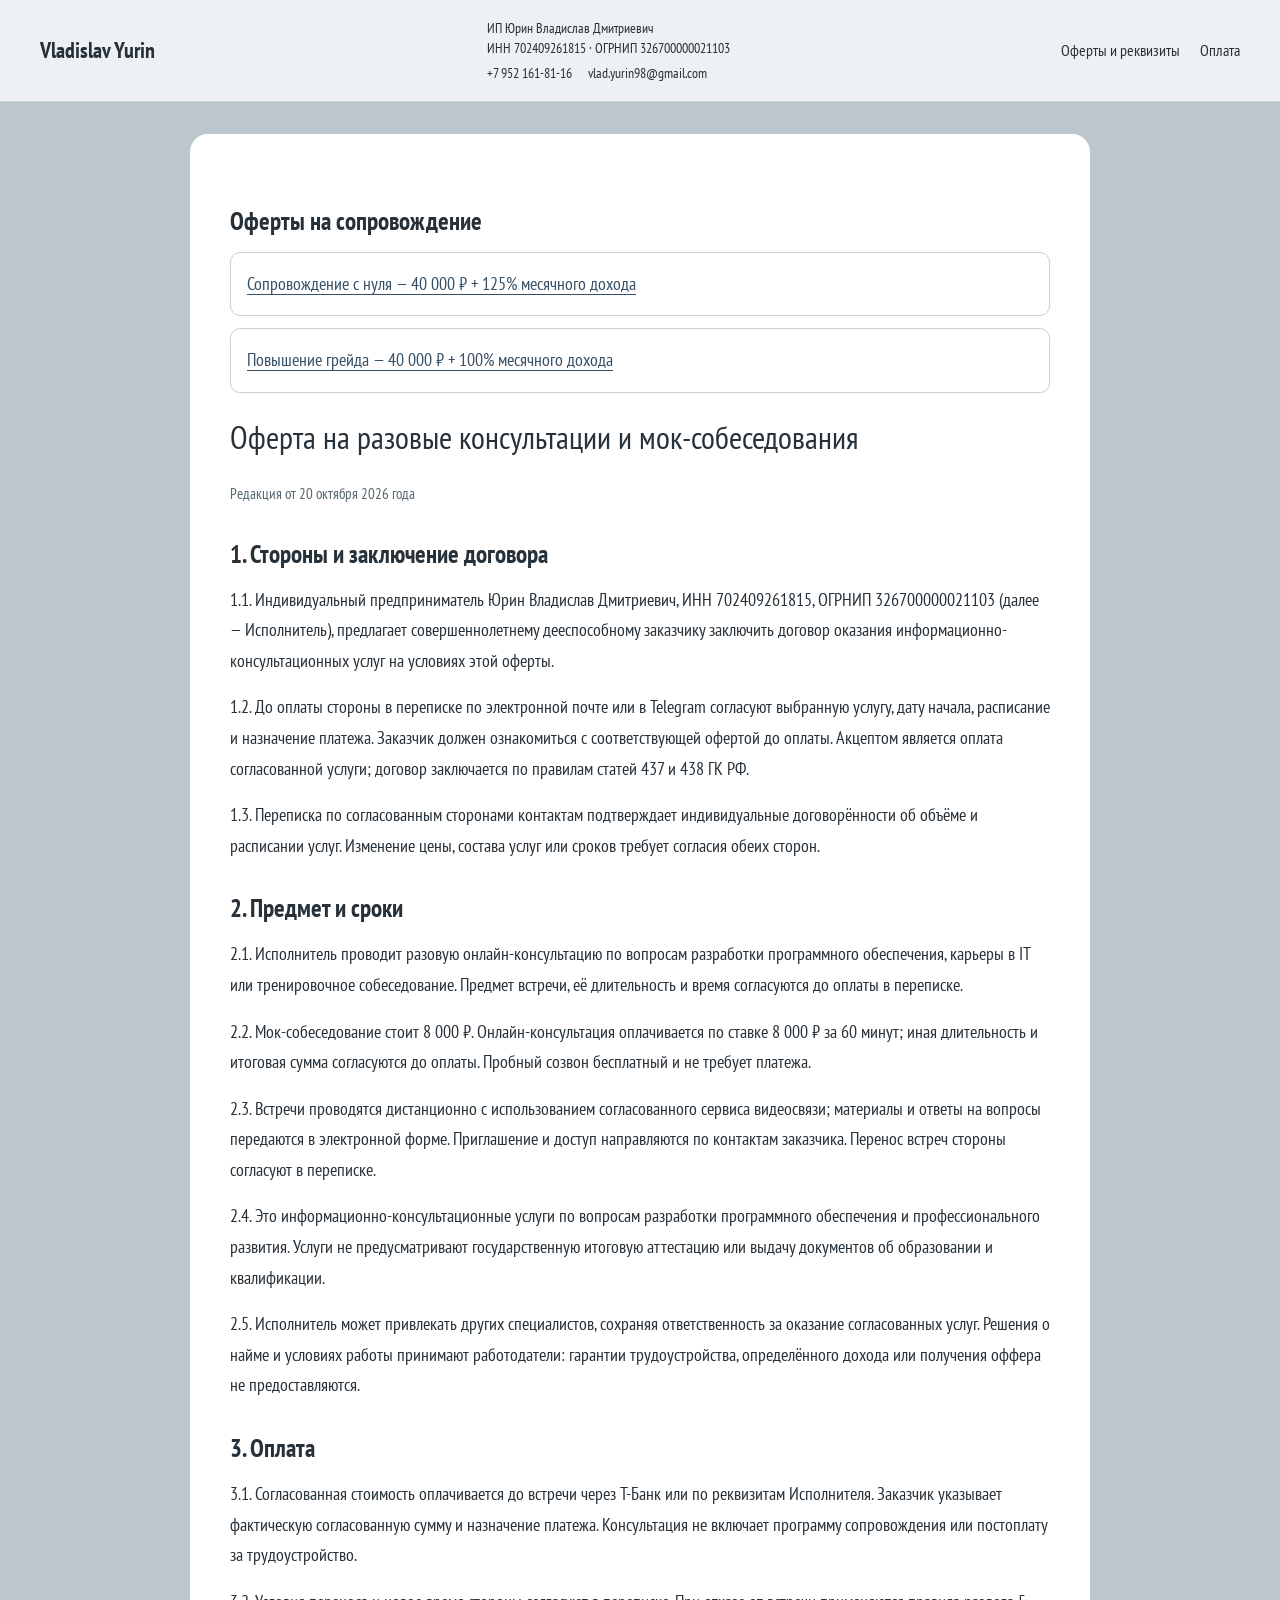
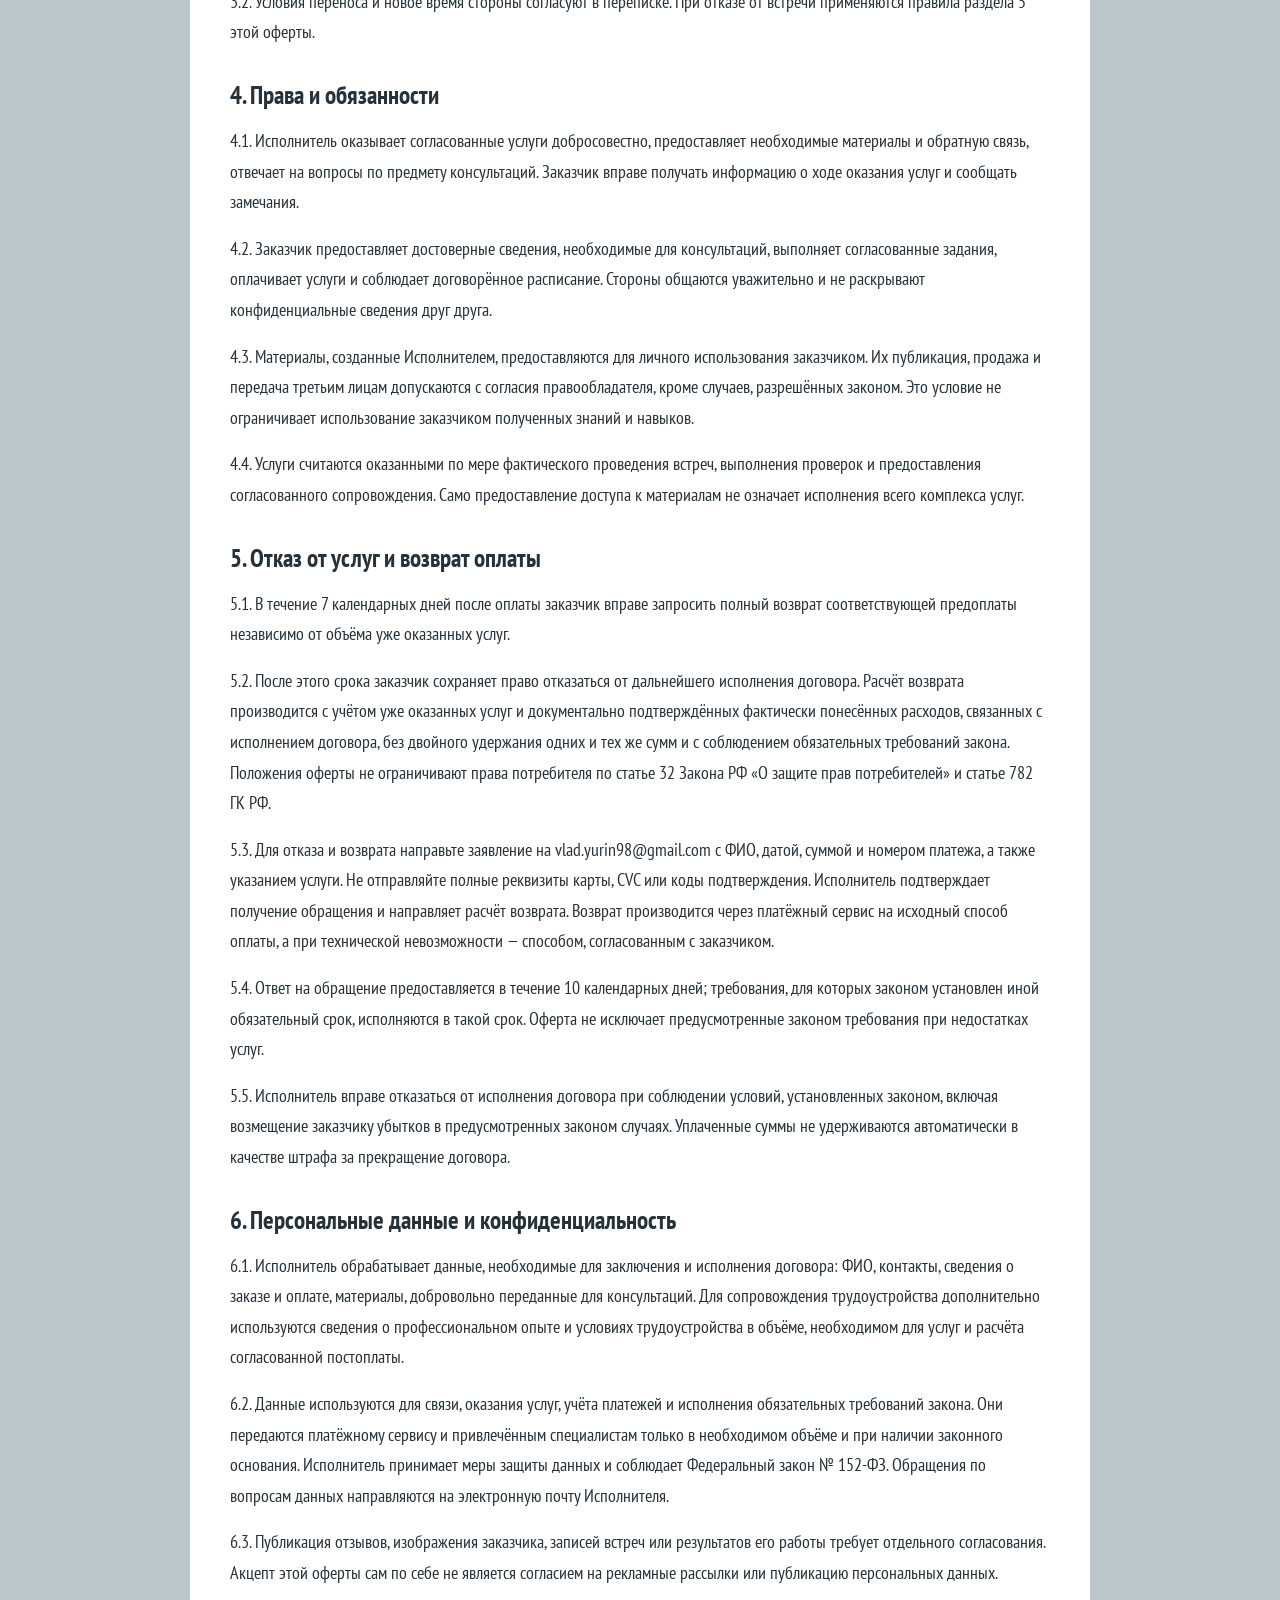
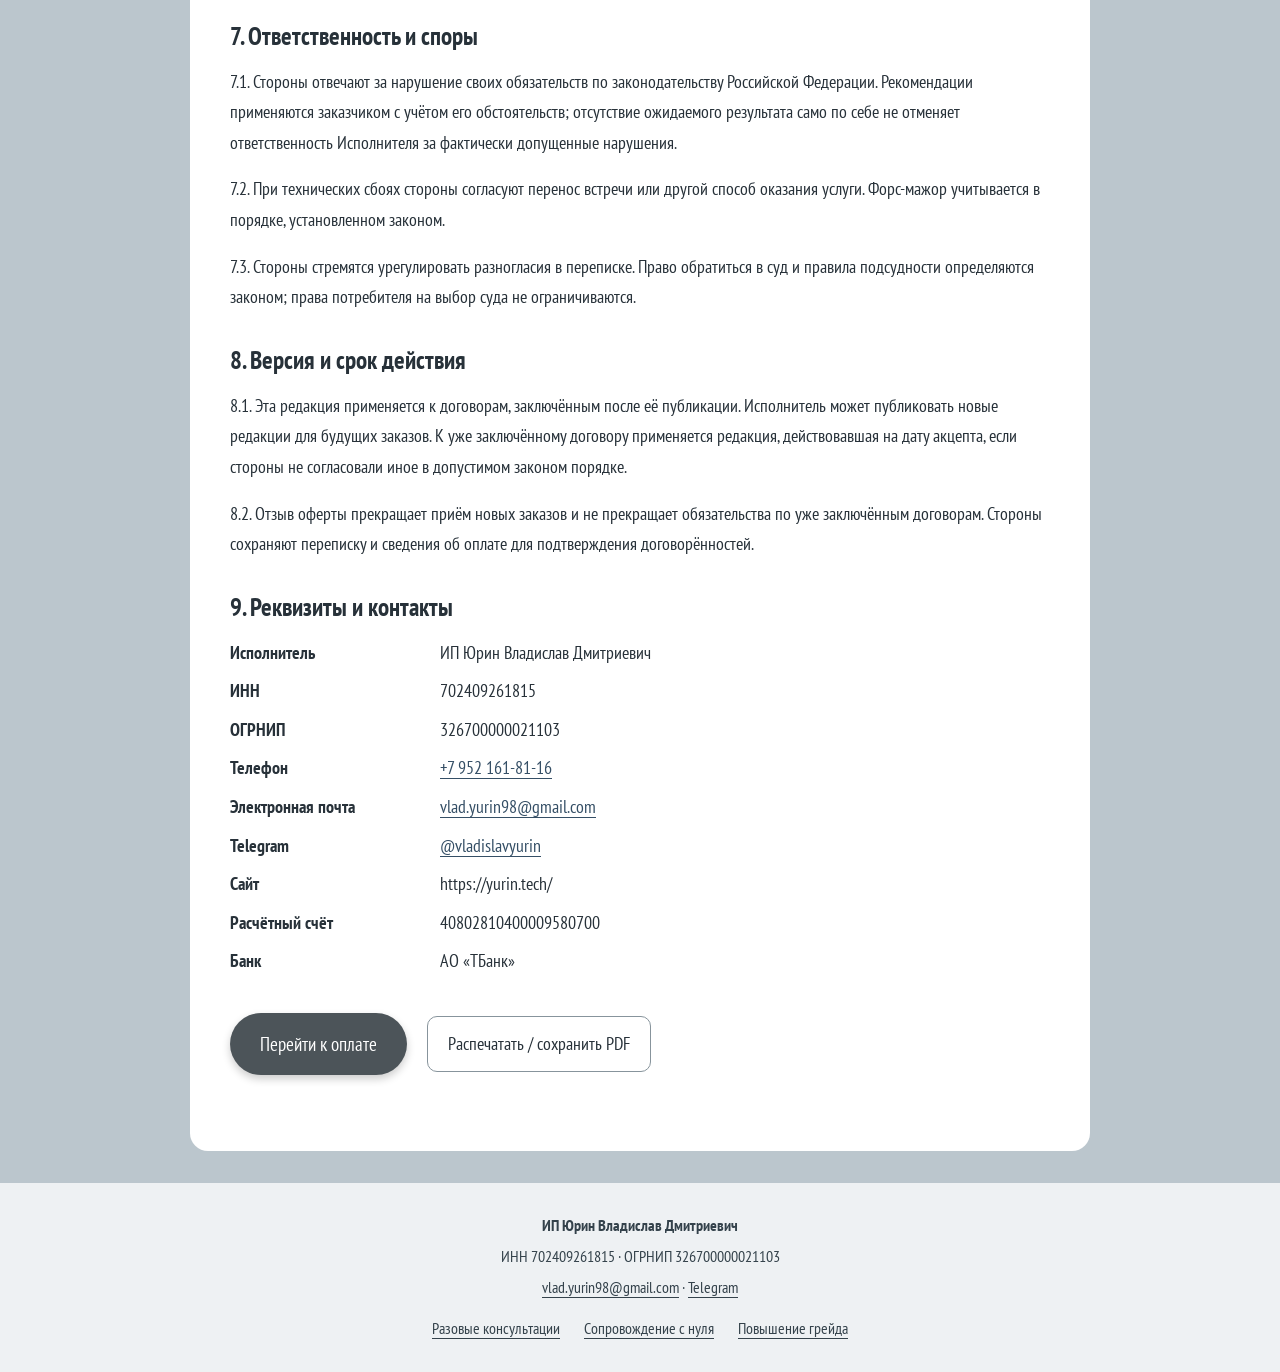
<file: offer/index.html>
<!DOCTYPE html><html lang="ru"><head><meta charset="UTF-8"><meta name="viewport" content="width=device-width, initial-scale=1"><title>Оферты и реквизиты — Vladislav Yurin</title><link rel="stylesheet" href="../main.css"><link rel="stylesheet" href="../legal.css"><link rel="icon" href="../img/icon.png"></head><body class="legal-page"><div class="site-bar"><a class="site-bar__brand" href="../">Vladislav Yurin</a><div class="site-bar__details"><span>ИП Юрин Владислав Дмитриевич</span><span>ИНН 702409261815 · ОГРНИП 326700000021103</span><span class="site-bar__contacts"><a href="tel:+79521618116">+7 952 161-81-16</a><a href="mailto:vlad.yurin98@gmail.com">vlad.yurin98@gmail.com</a></span></div><nav aria-label="Основная навигация"><a href="../offer/">Оферты и реквизиты</a><a href="../payment/">Оплата</a></nav></div><main class="legal-document"><h2>Оферты на сопровождение</h2><div class="offer-links"><a href="../contract-from-zero/">Сопровождение с нуля — 40 000 ₽ + 125% месячного дохода</a><a href="../contract-gradeup/">Повышение грейда — 40 000 ₽ + 100% месячного дохода</a></div><h1>Оферта на разовые консультации и мок-собеседования</h1><p class="legal-version">Редакция от 20 октября 2026 года</p><h2>1. Стороны и заключение договора</h2>
<p>1.1. Индивидуальный предприниматель Юрин Владислав Дмитриевич, ИНН 702409261815, ОГРНИП 326700000021103 (далее — Исполнитель), предлагает совершеннолетнему дееспособному заказчику заключить договор оказания информационно-консультационных услуг на условиях этой оферты.</p>
<p>1.2. До оплаты стороны в переписке по электронной почте или в Telegram согласуют выбранную услугу, дату начала, расписание и назначение платежа. Заказчик должен ознакомиться с соответствующей офертой до оплаты. Акцептом является оплата согласованной услуги; договор заключается по правилам статей 437 и 438 ГК РФ.</p>
<p>1.3. Переписка по согласованным сторонами контактам подтверждает индивидуальные договорённости об объёме и расписании услуг. Изменение цены, состава услуг или сроков требует согласия обеих сторон.</p><h2>2. Предмет и сроки</h2><p>2.1. Исполнитель проводит разовую онлайн-консультацию по вопросам разработки программного обеспечения, карьеры в IT или тренировочное собеседование. Предмет встречи, её длительность и время согласуются до оплаты в переписке.</p><p>2.2. Мок-собеседование стоит 8 000 ₽. Онлайн-консультация оплачивается по ставке 8 000 ₽ за 60 минут; иная длительность и итоговая сумма согласуются до оплаты. Пробный созвон бесплатный и не требует платежа.</p><p>2.3. Встречи проводятся дистанционно с использованием согласованного сервиса видеосвязи; материалы и ответы на вопросы передаются в электронной форме. Приглашение и доступ направляются по контактам заказчика. Перенос встреч стороны согласуют в переписке.</p>
<p>2.4. Это информационно-консультационные услуги по вопросам разработки программного обеспечения и профессионального развития. Услуги не предусматривают государственную итоговую аттестацию или выдачу документов об образовании и квалификации.</p>
<p>2.5. Исполнитель может привлекать других специалистов, сохраняя ответственность за оказание согласованных услуг. Решения о найме и условиях работы принимают работодатели: гарантии трудоустройства, определённого дохода или получения оффера не предоставляются.</p><h2>3. Оплата</h2><p>3.1. Согласованная стоимость оплачивается до встречи через Т‑Банк или по реквизитам Исполнителя. Заказчик указывает фактическую согласованную сумму и назначение платежа. Консультация не включает программу сопровождения или постоплату за трудоустройство.</p><p>3.2. Условия переноса и новое время стороны согласуют в переписке. При отказе от встречи применяются правила раздела 5 этой оферты.</p><h2>4. Права и обязанности</h2>
<p>4.1. Исполнитель оказывает согласованные услуги добросовестно, предоставляет необходимые материалы и обратную связь, отвечает на вопросы по предмету консультаций. Заказчик вправе получать информацию о ходе оказания услуг и сообщать замечания.</p>
<p>4.2. Заказчик предоставляет достоверные сведения, необходимые для консультаций, выполняет согласованные задания, оплачивает услуги и соблюдает договорённое расписание. Стороны общаются уважительно и не раскрывают конфиденциальные сведения друг друга.</p>
<p>4.3. Материалы, созданные Исполнителем, предоставляются для личного использования заказчиком. Их публикация, продажа и передача третьим лицам допускаются с согласия правообладателя, кроме случаев, разрешённых законом. Это условие не ограничивает использование заказчиком полученных знаний и навыков.</p>
<p>4.4. Услуги считаются оказанными по мере фактического проведения встреч, выполнения проверок и предоставления согласованного сопровождения. Само предоставление доступа к материалам не означает исполнения всего комплекса услуг.</p>
<h2>5. Отказ от услуг и возврат оплаты</h2>
<p>5.1. В течение 7 календарных дней после оплаты заказчик вправе запросить полный возврат соответствующей предоплаты независимо от объёма уже оказанных услуг.</p>
<p>5.2. После этого срока заказчик сохраняет право отказаться от дальнейшего исполнения договора. Расчёт возврата производится с учётом уже оказанных услуг и документально подтверждённых фактически понесённых расходов, связанных с исполнением договора, без двойного удержания одних и тех же сумм и с соблюдением обязательных требований закона. Положения оферты не ограничивают права потребителя по статье 32 Закона РФ «О защите прав потребителей» и статье 782 ГК РФ.</p>
<p>5.3. Для отказа и возврата направьте заявление на vlad.yurin98@gmail.com с ФИО, датой, суммой и номером платежа, а также указанием услуги. Не отправляйте полные реквизиты карты, CVC или коды подтверждения. Исполнитель подтверждает получение обращения и направляет расчёт возврата. Возврат производится через платёжный сервис на исходный способ оплаты, а при технической невозможности — способом, согласованным с заказчиком.</p>
<p>5.4. Ответ на обращение предоставляется в течение 10 календарных дней; требования, для которых законом установлен иной обязательный срок, исполняются в такой срок. Оферта не исключает предусмотренные законом требования при недостатках услуг.</p>
<p>5.5. Исполнитель вправе отказаться от исполнения договора при соблюдении условий, установленных законом, включая возмещение заказчику убытков в предусмотренных законом случаях. Уплаченные суммы не удерживаются автоматически в качестве штрафа за прекращение договора.</p>
<h2>6. Персональные данные и конфиденциальность</h2>
<p>6.1. Исполнитель обрабатывает данные, необходимые для заключения и исполнения договора: ФИО, контакты, сведения о заказе и оплате, материалы, добровольно переданные для консультаций. Для сопровождения трудоустройства дополнительно используются сведения о профессиональном опыте и условиях трудоустройства в объёме, необходимом для услуг и расчёта согласованной постоплаты.</p>
<p>6.2. Данные используются для связи, оказания услуг, учёта платежей и исполнения обязательных требований закона. Они передаются платёжному сервису и привлечённым специалистам только в необходимом объёме и при наличии законного основания. Исполнитель принимает меры защиты данных и соблюдает Федеральный закон № 152-ФЗ. Обращения по вопросам данных направляются на электронную почту Исполнителя.</p>
<p>6.3. Публикация отзывов, изображения заказчика, записей встреч или результатов его работы требует отдельного согласования. Акцепт этой оферты сам по себе не является согласием на рекламные рассылки или публикацию персональных данных.</p>
<h2>7. Ответственность и споры</h2>
<p>7.1. Стороны отвечают за нарушение своих обязательств по законодательству Российской Федерации. Рекомендации применяются заказчиком с учётом его обстоятельств; отсутствие ожидаемого результата само по себе не отменяет ответственность Исполнителя за фактически допущенные нарушения.</p>
<p>7.2. При технических сбоях стороны согласуют перенос встречи или другой способ оказания услуги. Форс-мажор учитывается в порядке, установленном законом.</p>
<p>7.3. Стороны стремятся урегулировать разногласия в переписке. Право обратиться в суд и правила подсудности определяются законом; права потребителя на выбор суда не ограничиваются.</p>
<h2>8. Версия и срок действия</h2>
<p>8.1. Эта редакция применяется к договорам, заключённым после её публикации. Исполнитель может публиковать новые редакции для будущих заказов. К уже заключённому договору применяется редакция, действовавшая на дату акцепта, если стороны не согласовали иное в допустимом законом порядке.</p>
<p>8.2. Отзыв оферты прекращает приём новых заказов и не прекращает обязательства по уже заключённым договорам. Стороны сохраняют переписку и сведения об оплате для подтверждения договорённостей.</p>
<h2 id="requisites">9. Реквизиты и контакты</h2><dl class="requisites"><dt>Исполнитель</dt><dd>ИП Юрин Владислав Дмитриевич</dd><dt>ИНН</dt><dd>702409261815</dd><dt>ОГРНИП</dt><dd>326700000021103</dd><dt>Телефон</dt><dd><a href="tel:+79521618116">+7 952 161-81-16</a></dd><dt>Электронная почта</dt><dd><a href="mailto:vlad.yurin98@gmail.com">vlad.yurin98@gmail.com</a></dd><dt>Telegram</dt><dd><a href="https://t.me/vladislavyurin">@vladislavyurin</a></dd><dt>Сайт</dt><dd>https://yurin.tech/</dd><dt>Расчётный счёт</dt><dd>40802810400009580700</dd><dt>Банк</dt><dd>АО «ТБанк»</dd></dl><p class="legal-actions"><a class="payment-button" href="../payment/?service=consultation">Перейти к оплате</a><button type="button" onclick="window.print()">Распечатать / сохранить PDF</button></p></main><footer class="legal-footer"><strong>ИП Юрин Владислав Дмитриевич</strong><p>ИНН 702409261815 · ОГРНИП 326700000021103</p><p><a href="mailto:vlad.yurin98@gmail.com">vlad.yurin98@gmail.com</a> · <a href="https://t.me/vladislavyurin">Telegram</a></p><nav aria-label="Юридическая информация"><a href="../offer/">Разовые консультации</a><a href="../contract-from-zero/">Сопровождение с нуля</a><a href="../contract-gradeup/">Повышение грейда</a></nav></footer></body></html>
</file>
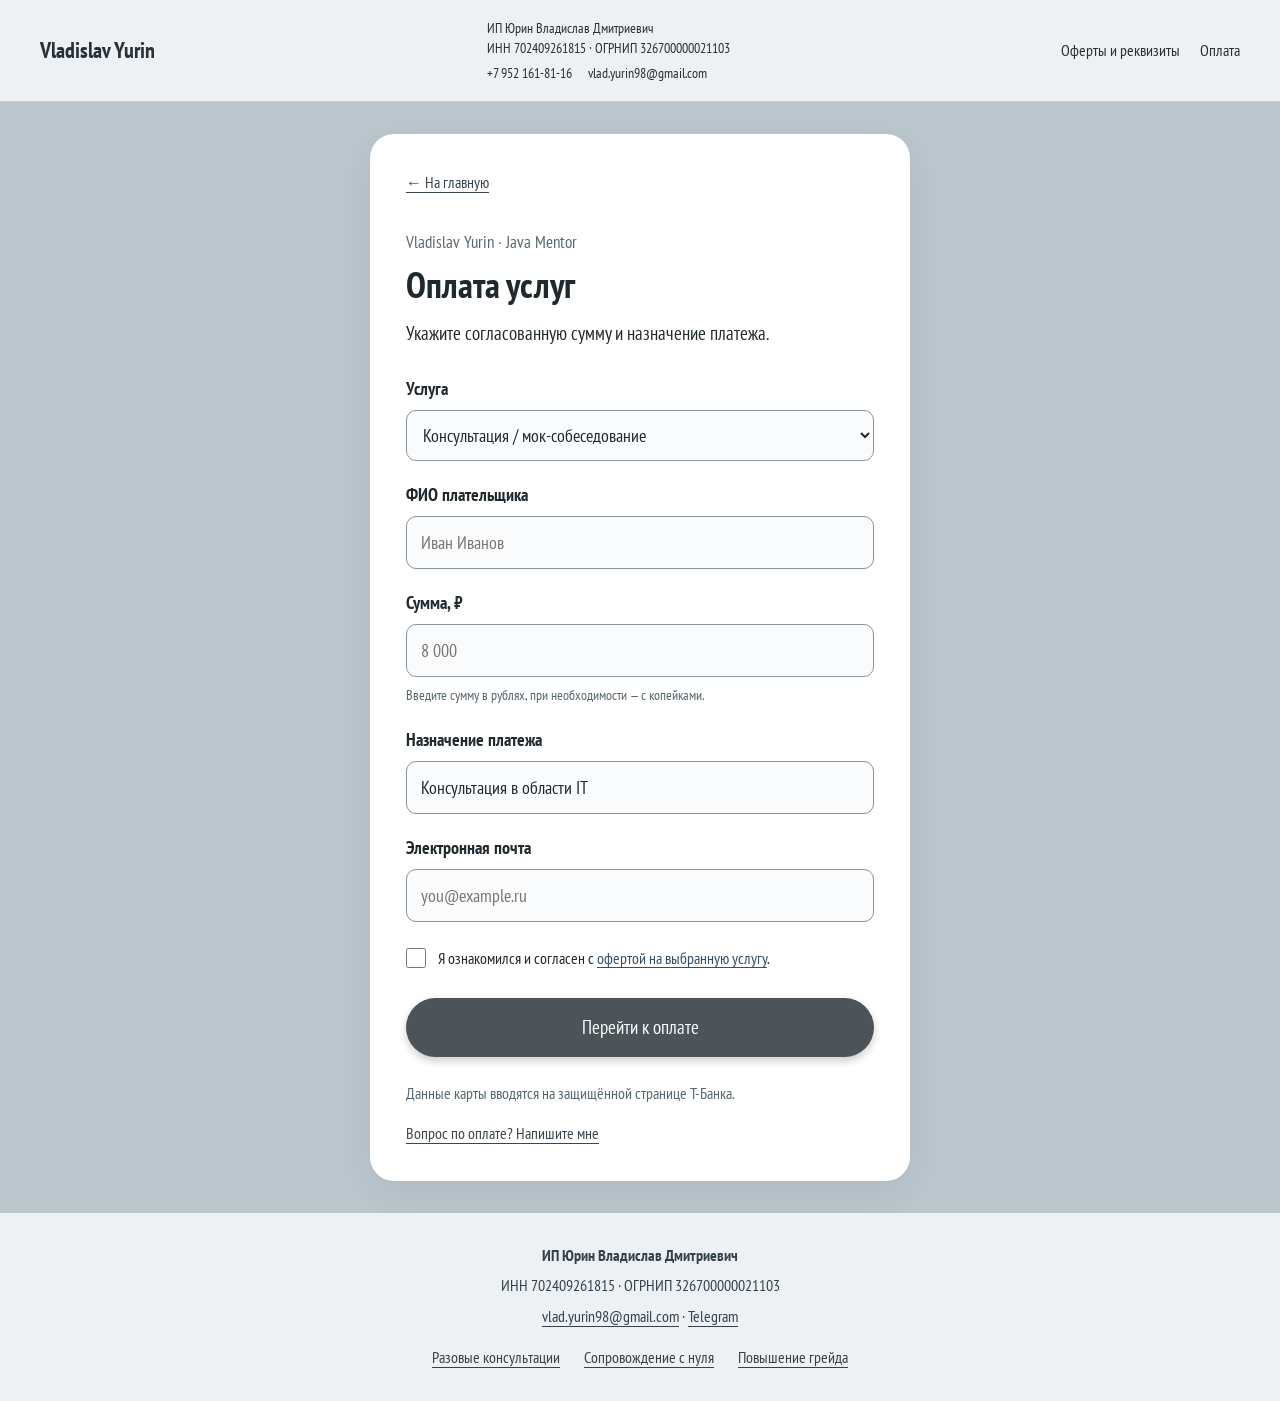
<file: payment/index.html>
<!DOCTYPE html>
<html lang="ru">
<head>
    <meta charset="UTF-8">
    <meta name="viewport" content="width=device-width, initial-scale=1.0">
    <title>Оплата — Vladislav Yurin</title>
    <meta name="description" content="Оплата консультаций и менторского сопровождения Владислава Юрина.">
    <link rel="icon" href="../img/icon.png">
    <link rel="stylesheet" href="../main.css">
    <link rel="stylesheet" href="payment.css">
    <link rel="stylesheet" href="../legal.css">
</head>
<body class="checkout-page">
<div class="site-bar"><a class="site-bar__brand" href="../">Vladislav Yurin</a><div class="site-bar__details"><span>ИП Юрин Владислав Дмитриевич</span><span>ИНН 702409261815 · ОГРНИП 326700000021103</span><span class="site-bar__contacts"><a href="tel:+79521618116">+7 952 161-81-16</a><a href="mailto:vlad.yurin98@gmail.com">vlad.yurin98@gmail.com</a></span></div><nav aria-label="Основная навигация"><a href="../offer/">Оферты и реквизиты</a><a href="../payment/">Оплата</a></nav></div>
<main class="checkout">
    <a class="checkout__back" href="../">← На главную</a>
    <div class="checkout__brand">Vladislav Yurin · Java Mentor</div>
    <h1>Оплата услуг</h1>
    <p class="checkout__intro">Укажите согласованную сумму и назначение платежа.</p>
    <form id="payment-form">
        <label for="service">Услуга</label>
        <select id="service" name="service" required>
            <option value="consultation">Консультация / мок-собеседование</option>
            <option value="contract-from-zero">Сопровождение с нуля</option>
            <option value="contract-gradeup">Повышение грейда</option>
        </select>
        <label for="payer-name">ФИО плательщика</label>
        <input id="payer-name" name="payerName" type="text" autocomplete="name" maxlength="100" required
               placeholder="Иван Иванов">
        <label for="amount">Сумма, ₽</label>
        <input id="amount" name="amount" type="text" inputmode="decimal" autocomplete="off"
               placeholder="8 000" maxlength="12" required aria-describedby="amount-hint">
        <small id="amount-hint">Введите сумму в рублях, при необходимости — с копейками.</small>
        <label for="description">Назначение платежа</label>
        <input id="description" name="description" type="text" maxlength="140"
               value="Консультация в области IT" required>
        <label for="email">Электронная почта</label>
        <input id="email" name="email" type="email" autocomplete="email" maxlength="254" required
               placeholder="you@example.ru">
        <label class="offer-accept" for="accept-offer">
            <input id="accept-offer" name="acceptOffer" type="checkbox" required>
            <span>Я ознакомился и согласен с <a id="selected-offer" href="../offer/" target="_blank" rel="noopener">офертой на выбранную услугу</a>.</span>
        </label>
        <button class="payment-button checkout__submit" type="submit">Перейти к оплате</button>
        <p id="payment-message" class="checkout__message" role="status" aria-live="polite"></p>
    </form>
    <p class="checkout__note">Данные карты вводятся на защищённой странице Т‑Банка.</p>
    <a class="checkout__contact" href="https://t.me/vladislavyurin" target="_blank" rel="noopener noreferrer">Вопрос по оплате? Напишите мне</a>
</main>
<script src="https://securepay.tinkoff.ru/html/payForm/js/tinkoff_v2.js" defer></script>
<script src="config.js?v=20261020-receipt-2" defer></script>
<script src="payment.js?v=20261020-receipt-2" defer></script>
<footer class="legal-footer"><strong>ИП Юрин Владислав Дмитриевич</strong><p>ИНН 702409261815 · ОГРНИП 326700000021103</p><p><a href="mailto:vlad.yurin98@gmail.com">vlad.yurin98@gmail.com</a> · <a href="https://t.me/vladislavyurin">Telegram</a></p><nav aria-label="Юридическая информация"><a href="../offer/">Разовые консультации</a><a href="../contract-from-zero/">Сопровождение с нуля</a><a href="../contract-gradeup/">Повышение грейда</a></nav></footer>
</body>
</html>
</file>
<file: legal.css>
.site-bar { box-sizing: border-box; display: flex; align-items: center; justify-content: space-between; gap: 20px; padding: 18px max(24px, calc((100vw - 1200px) / 2)); background: #eef1f3; color: #273139; font: 16px/1.45 "PT Sans Narrow", sans-serif; border-bottom: 1px solid #c8d0d5; }
.site-bar a { color: inherit; text-decoration: none; }
.site-bar a:hover, .site-bar a:focus-visible { text-decoration: underline; text-underline-offset: 4px; }
.site-bar__brand { font-size: 22px; font-weight: 700; white-space: nowrap; }
.site-bar__details { display: flex; flex-direction: column; font-size: 14px; }
.site-bar__contacts { display: flex; flex-wrap: wrap; gap: 4px 16px; margin-top: 4px; }
.site-bar nav { display: flex; gap: 20px; }
.legal-footer { box-sizing: border-box; background: #eef1f3; color: #34424b; padding: 30px 24px; text-align: center; font-size: 16px; line-height: 1.6; }
.legal-footer p { margin: 5px 0; }
.legal-footer a { color: inherit; text-underline-offset: 4px; }
.legal-footer nav { display: flex; flex-wrap: wrap; gap: 8px 24px; justify-content: center; margin-top: 16px; }
.legal-page { height: auto; min-height: 100%; background: var(--main-color); }
.legal-document { box-sizing: border-box; max-width: 900px; margin: 32px auto; padding: 40px; background: #fff; border-radius: 18px; font-size: 18px; line-height: 1.7; color: #273139; overflow-wrap: anywhere; }
.legal-document h1 { font-size: 32px; line-height: 1.25; margin: 24px 0 12px; }
.legal-document h2 { font-size: 25px; margin: 32px 0 16px; font-weight: 700; }
.legal-document a { color: #354f66; text-underline-offset: 4px; }
.legal-document .payment-button { color: #fff; }
.legal-version { font-size: 15px; color: #58676f; margin-top: 24px; }
.legal-subtitle { font-size: 23px; font-weight: 700; }
.offer-links { display: grid; gap: 12px; }
.offer-links a { border: 1px solid #c8d0d5; border-radius: 10px; padding: 16px; }
.requisites { display: grid; grid-template-columns: 190px minmax(0, 1fr); gap: 8px 20px; }
.requisites dt { font-weight: 700; }
.requisites dd { margin: 0; }
.legal-actions { display: flex; flex-wrap: wrap; align-items: center; gap: 20px; }
.legal-actions button { border: 1px solid #87949c; background: #fff; border-radius: 10px; padding: 12px 20px; color: #273139; font: inherit; cursor: pointer; }
.checkout-page { padding: 0; }
.checkout-page .checkout { margin: 32px auto; }
@media (max-width: 760px) {
  .site-bar { flex-wrap: wrap; gap: 10px 20px; padding: 16px; }
  .site-bar__details { order: 3; width: 100%; font-size: 13px; }
  .site-bar nav { gap: 12px; font-size: 14px; }
  .site-bar__brand { font-size: 20px; }
  .legal-document { margin: 16px 12px; padding: 24px; font-size: 17px; }
  .legal-document h1 { font-size: 27px; }
  .legal-document h2 { font-size: 22px; }
  .requisites { grid-template-columns: 1fr; gap: 0; }
  .requisites dd { margin-bottom: 12px; }
  .checkout-page .checkout { width: calc(100% - 24px); margin: 16px 12px; }
}
@media print {
  .site-bar, .legal-footer, .legal-actions, .legal-document > a { display: none; }
  .legal-page { background: #fff; }
  .legal-document { max-width: none; margin: 0; padding: 0; font-size: 11pt; line-height: 1.4; }
  .legal-document h2 { break-after: avoid; }
}
</file>
<file: payment/payment.css>
.checkout-page { min-height: 100%; height: auto; background: var(--main-color); color: #20292e; padding: 32px 16px; }
.checkout { box-sizing: border-box; width: min(100%, 540px); margin: 0 auto; padding: 36px; background: #fff; border-radius: 24px; box-shadow: 0 12px 40px #27313a14; }
.checkout__back, .checkout__contact { color: #38474f; text-underline-offset: 4px; }
.checkout__brand { margin-top: 36px; font-size: 17px; color: #58676f; }
.checkout h1 { margin: 8px 0 12px; font-size: 36px; font-weight: 700; }
.checkout__intro { margin-bottom: 28px; font-size: 19px; }
.checkout__test { padding: 12px 14px; border-radius: 10px; background: #fff2ce; color: #654b10; }
.checkout label { display: block; margin: 20px 0 8px; font-size: 18px; font-weight: 700; }
.checkout input { box-sizing: border-box; display: block; width: 100%; min-height: 50px; padding: 12px 14px; border: 1px solid #87949c; border-radius: 10px; font: inherit; font-size: 18px; background: #fafbfc; color: #20292e; }
.checkout input:focus-visible, .checkout a:focus-visible, .checkout button:focus-visible { outline: 3px solid #526c82; outline-offset: 3px; }
.checkout small { display: block; margin-top: 8px; color: #58676f; font-size: 14px; }
.checkout__submit { width: 100%; min-height: 52px; margin: 28px 0 0; font-size: 19px; }
.checkout__submit:disabled { opacity: .6; cursor: wait; }
.checkout__message { margin: 12px 0; color: #9b2828; }
.checkout__message:empty { display: none; }
.checkout select { box-sizing: border-box; width: 100%; min-height: 50px; padding: 12px; background: #fafbfc; border: 1px solid #87949c; border-radius: 10px; color: #20292e; font: inherit; font-size: 18px; }
.checkout select:focus-visible { outline: 3px solid #526c82; outline-offset: 3px; }
.checkout .offer-accept { display: flex; align-items: flex-start; gap: 12px; margin-top: 24px; font-size: 16px; font-weight: 400; line-height: 1.5; }
.checkout .offer-accept input { flex: 0 0 20px; width: 20px; height: 20px; min-height: 20px; margin-top: 2px; padding: 0; accent-color: #4c5459; }
.offer-accept a { color: #354f66; text-underline-offset: 3px; }
.checkout__note { margin-top: 24px; color: #58676f; font-size: 16px; }
@media (max-width: 480px) { .checkout-page { padding: 16px 12px; } .checkout { padding: 24px; border-radius: 18px; } .checkout h1 { font-size: 30px; } }
</file>
<file: main.css>
@import url('https://cdnjs.cloudflare.com/ajax/libs/font-awesome/6.2.0/css/all.min.css');
@import url('https://cdn.jsdelivr.net/npm/bootstrap@5.3.3/dist/css/bootstrap.min.css');
@import url('https://fonts.googleapis.com/css2?family=PT+Sans+Narrow:wght@400;700&display=swap');

:root {
    /* Основной цвет фона*/
    --main-color: #bbc6cd;
    /* Второй цвет для кнопок и лого*/
    --second-color: #4c5459;
    /* Размер заголовков для комп. версии*/
    --big-font-size: 33px;
    /* Размер текста для комп. версии*/
    --small-font-size: 19px;
    /* Толщина шрифта: 100 - тонкий, 1000 - жирный*/
    --thin-font-weight: 350;
    /* Ширина текстовых блоков*/
    --width: 45%;
    /* Размер заголовков для мобильной версии*/
    --mobile-big-font-size: 20px;
    /* Размер текста для мобильной версии*/
    --mobile-small-font-size: 13px;
    /* Коэффициент умножения размера шрифта для сноски "*" */
    --font-reduction-factor-description: 0.2;
}

/* *{
    outline: 1px solid green !important;
} */

body,
html {
    height: 100%;
    margin: 0;
    padding: 0;
    font-family: "PT Sans Narrow", serif;
}

::-webkit-scrollbar {
    width: 0;
}

/* header */
header {
    display: flex;
    height: 100vh;
}

.header__left {
    width: 25%;
    background-color: var(--main-color);
}

.header__bg__image {
    height: 100vh;
}

.header__center {
    width: 50%;
    background-color: var(--main-color);
    display: flex;
    flex-direction: column;
    justify-content: center;
    align-items: center;

}

.header__right {
    width: 25%;
    background-color: var(--main-color);
}

.header__logo {
    width: 300px;
    height: 300px;
    border-radius: 50%;
    overflow: hidden;
    margin-bottom: 20px;
    pointer-events: auto;
    opacity: 0;
    transform: translateX(40vh);
}

.header__logo__image {
    width: 100%;
    height: 100%;
    object-fit: cover;
     pointer-events: none;
}

.header__content {
    display: flex;
    flex-direction: column;
    justify-content: center;
    align-items: center;
    opacity: 0;
    transform: translateX(40vh);
}

.header__mentor-name {
    font-size: 32px;
    font-weight: bold;
    margin-bottom: 10px;
}

.header__mentor-description {
    font-size: var(--small-font-size);
    color: #0b0e12;
    margin-bottom: 20px;
    text-align: center;
}

.header__social-links {
    display: flex;
    justify-content: space-around;
    width: 200px;
    margin: 0 auto;
}

.social-links__item {
    color: #333;
    font-size: var(--big-font-size);
    transition: color 0.3s ease;
}

.social-links__item:hover {
    color: var(--second-color);
}

.fa-telegram::before {
    content: "\f3fe";
}

.fa-envelope::before {
    content: "\f0e0";
}

.fa-instagram::before {
    content: "\f16d";
}

.animate-element {
    transition: opacity 1s ease-in-out, transform 1s ease-in-out;
}

.animate-element.show {
    opacity: 1;
    transform: translateX(0);
}

/* first-section-container */

.first-section-container {
    display: flex;
    flex-direction: column;
    align-items: center;
}

.first-section-container__description,
.first-section-container__works {
    width: var(--width);
}

.description__title,
.review__title,
.works__title--main,
.price-container__title,
.payment__title {
    font-size: var(--big-font-size);
    font-weight: bold;
    margin-bottom: 20px;
    margin-top: 20px;
    text-align: center;
}

.description__text {
    font-size: var(--small-font-size);
    line-height: 1.6;
    font-weight: var(--thin-font-weight);
    text-align: justify;
}

.first-section-container__description .description__text:not(:last-child) {
    margin-bottom: 15px;
}

.works {
    list-style-type: none;
    padding-left: 0;
    padding-top: 10px;
    line-height: 1.6;
}

.works__item--list {
    position: relative;
    padding-left: 25px;
    margin-bottom: 15px;
    font-size: var(--small-font-size);
    text-align: justify;
    font-weight: var(--thin-font-weight);
}

.works__item--list::before {
    content: "\f0a4";
    font-family: "Font Awesome 5 Free", serif;
    font-weight: 900;
    color: var(--second-color);
    position: absolute;
    opacity: 0.3;
    transition: opacity 0.3s ease;
    left: 0;
    animation: pulse 1s ease-in-out infinite;
}

.works__item--list:hover::before {
    opacity: 1;
}

/* price-container */
.price-container {
    display: flex;
    flex-direction: column;
    align-items: center;
    width: var(--width);
    margin: 0 auto;
}

.price-container__item {
    display: flex;
    justify-content: space-between;
    width: 100%;
    padding: 15px 0;
    border-top: 1px solid #e0e0e0;
}

.price-container__item-name,
.price-container__item-price {
    font-size: var(--small-font-size);
    font-weight: var(--thin-font-weight);
}

.price-container__item-name {
    color: #333;
}

.price-container__item-price {
    color: var(--second-color);
    font-weight: bold;
    text-align: right;
}

.price-container__description {
    font-size: var(--small-font-size) *var(--font-reduction-factor-description);
    color: #666;
    margin-top: 20px;
    text-align: center;
}

/* footer */
.footer__description {
    background-color: var(--main-color);
    text-align: center;
    padding: 10px;
    font-weight: var(--thin-font-weight);
}

/* carousel-container */
.carousel__title {
    font-size: var(--big-font-size);
    font-weight: bold;
    text-align: center;
    margin-bottom: 20px;
}

.carousel-container {
    width: var(--width-carousel);
    margin: 0px auto;
    border-radius: 10px;
}

.carousel-item {
    min-height: 10vh;
}

.author {
    color: var(--second-color);
    display: block;
    font-size: var(--small-font-size) *var(--font-reduction-factor-review);
    font-weight: var(--thin-font-weight);
    text-align: center;
}

.author i {
    padding-left: 10px;
    color: var(--second-color);
    opacity: 0.5;
}

.author:hover i {
    animation: pulse 0.5s infinite ease-in-out;
    color: var(--second-color);
    opacity: 1;
}

.last-slide {
    font-size: var(--small-font-size);
    padding-top: 3vh;
}

@keyframes pulse {
    0% {
        transform: scale(1);
    }

    50% {
        transform: scale(1.1);
    }

    100% {
        transform: scale(1);
    }
}

.review-text {
    font-size: var(--small-font-size) *var(--font-reduction-factor-review);
    line-height: 1.5;
    color: #666;
    text-align: justify;
    margin: auto;
    font-weight: var(--thin-font-weight);
    padding-bottom: 10px;
    padding-left: 12%;
    padding-right: 12%;
}

.carousel-control-prev-icon,
.carousel-control-next-icon {
    background-image: none !important;
}

.carousel-control-prev i,
.carousel-control-next i {
    font-size: var(--big-font-size);
    color: var(--second-color);
    opacity: 1;
    transition: opacity 0.3s ease;
}

.carousel-control-prev:hover i,
.carousel-control-next:hover i {
    opacity: 1;
}

.quotes {
    position: absolute;
    top: -2vh;
    left: 4vw;
    z-index: 0;
    width: 80px;
    transition: opacity 0.5s ease-in-out;
    opacity: 0.2;
}

/* write-me-button*/
.button-container {
    width: var(--width);
    display: flex;
    align-items: center;
    justify-content: space-around;
    margin: 0px auto;
    padding: 20px 0px;
}

.write-me-button,
.payment-button {
    background-color: var(--second-color);
    font-size: var(--small-font-size);
    border-radius: 50px;
    padding: 15px 30px;
    color: #fff;
    border: none;
    cursor: pointer;
    box-shadow: 0 4px 8px rgba(0, 0, 0, 0.2);
    text-decoration: none;
    display: flex;
    align-items: center;
    justify-content: center;
    margin: 20px 0;
}

@keyframes pulse {
    0%, 100% {
        transform: scale(1);
    }
    50% {
        transform: scale(1.1);
    }
}

.button-container a:hover {
    animation: pulse 1s ease-in-out infinite;
}

@media screen and (max-width: 804px) {
    header {
        flex-direction: row-reverse;
    }

    .header__left,
    .header__right {
        display: none;
    }

    .header__center {
        width: 100%;
    }


    .description__title,
    .review__title,
    .works__title--main,
    .price-container__title,
    .carousel__title {
        font-size: var(--mobile-big-font-size);
    }

    .description__text,
    .works__item--list,
    .author,
    .review-text,
    .price-container__item-name,
    .price-container__item-price,
    .footer__description,
    .write-me-button {
        font-size: var(--mobile-small-font-size);
    }

    .first-section-container__description,
    .first-section-container__works,
    .price-container,
    .button-container {
        padding: 10px;
        width: 90%;
    }

    .price-container__description {
        font-size: 12px;
    }

    .carousel-container {
        width: 100%;
    }

    .review-text {
        padding-left: 14%;
        padding-right: 14%;
    }

    .quotes {
        top: -2vh;
        left: 8vw;
        width: 70px;
    }

}

.payform-tbank {
    display: -webkit-box;
    display: -ms-flexbox;
    display: flex;
    margin: 2px auto;
    -webkit-box-orient: vertical;
    -webkit-box-direction: normal;
    -ms-flex-direction: column;
    flex-direction: column;
    max-width: 250px;
}

.payform-tbank-row {
    margin: 2px;
    border-radius: 4px;
    -webkit-box-flex: 1;
    -ms-flex: 1;
    flex: 1;
    -webkit-transition: 0.3s;
    -o-transition: 0.3s;
    transition: 0.3s;
    border: 1px solid #DFE3F3;
    padding: 15px;
    outline: none;
    background-color: #DFE3F3;
    font-size: 15px;
}

.payform-tbank-row:focus {
    background-color: #FFFFFF;
    border: 1px solid #616871;
    border-radius: 4px;
}

.payform-tbank-btn {
    background-color: #FBC520;
    border: 1px solid #FBC520;
    color: #3C2C0B;
}

.payform-tbank-btn:hover {
    background-color: #FAB619;
    border: 1px solid #FAB619;
}

.payment-main {
    display: flex;
    flex-direction: column;
    height: 100vh;
}

.payment-container {
    display: flex;
    flex-direction: column;
    justify-content: center;
    align-items: center;
    flex-grow: 1;
}
</file>
